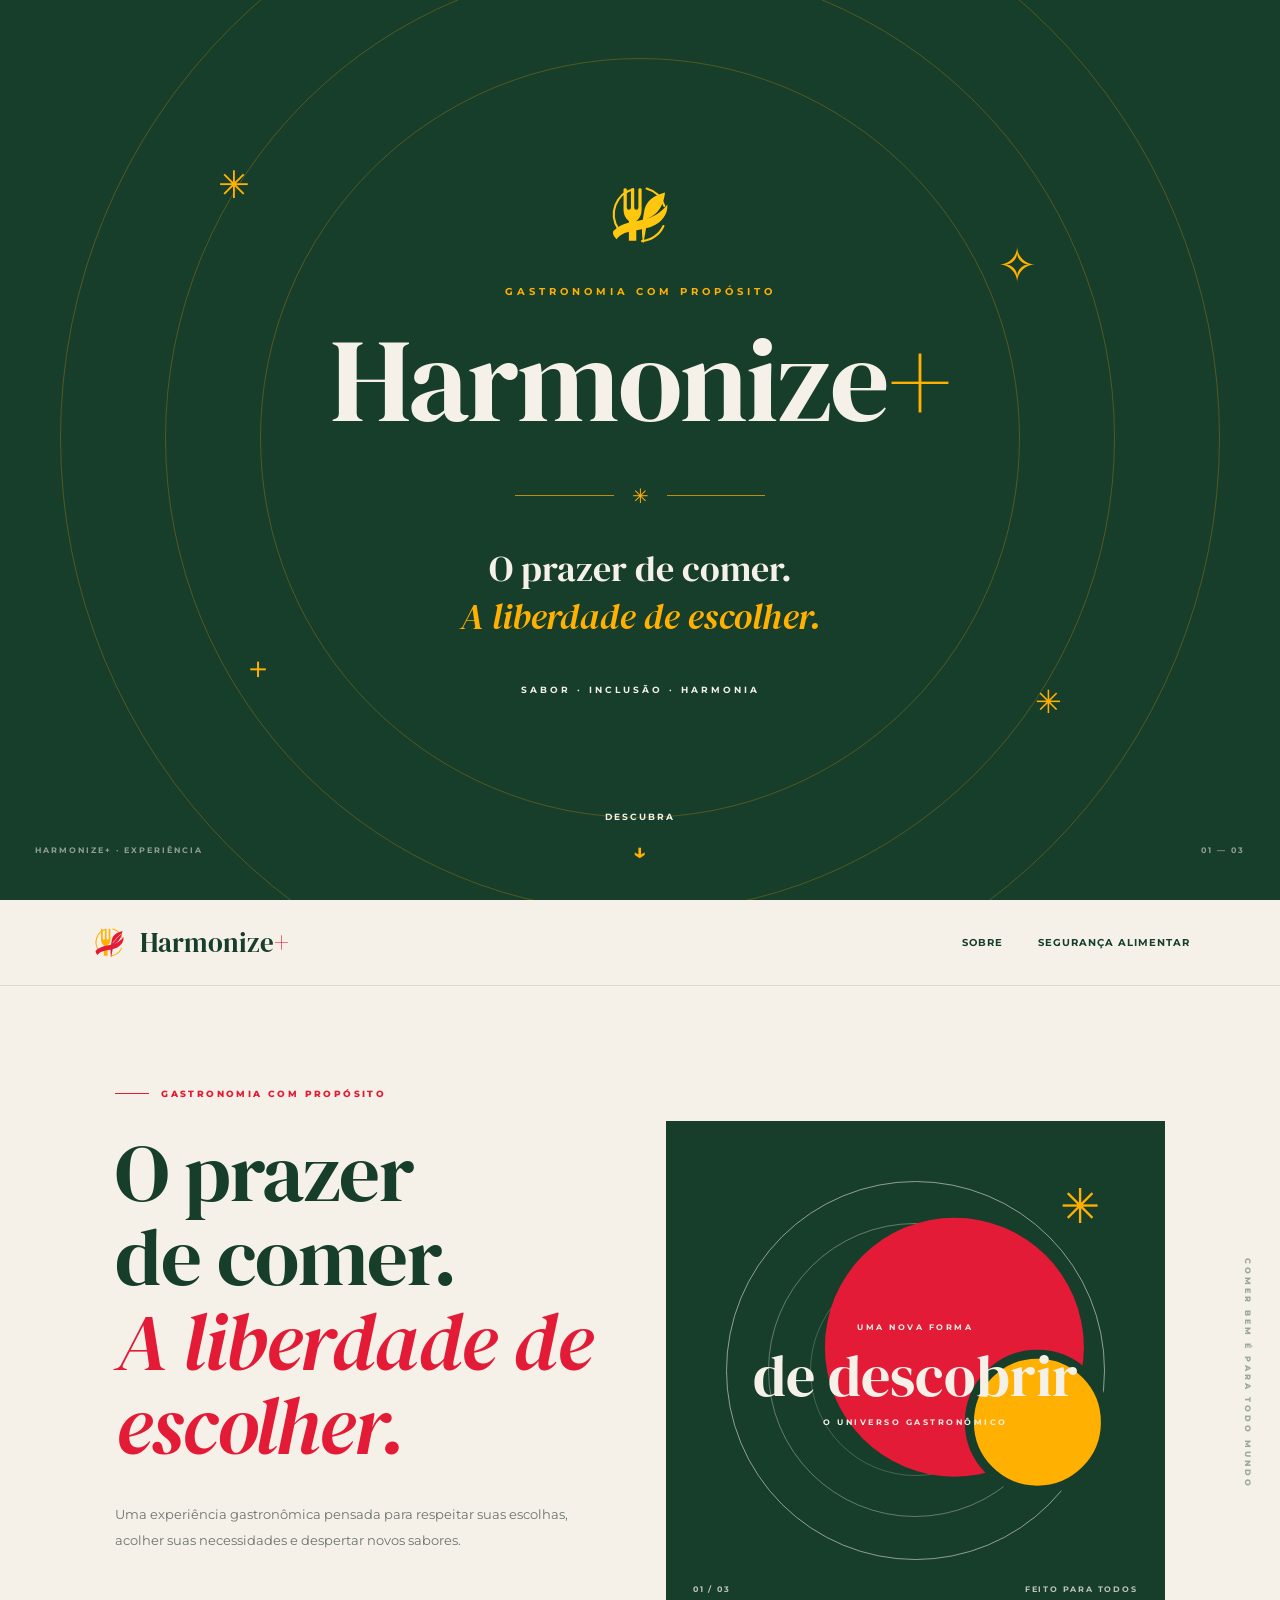
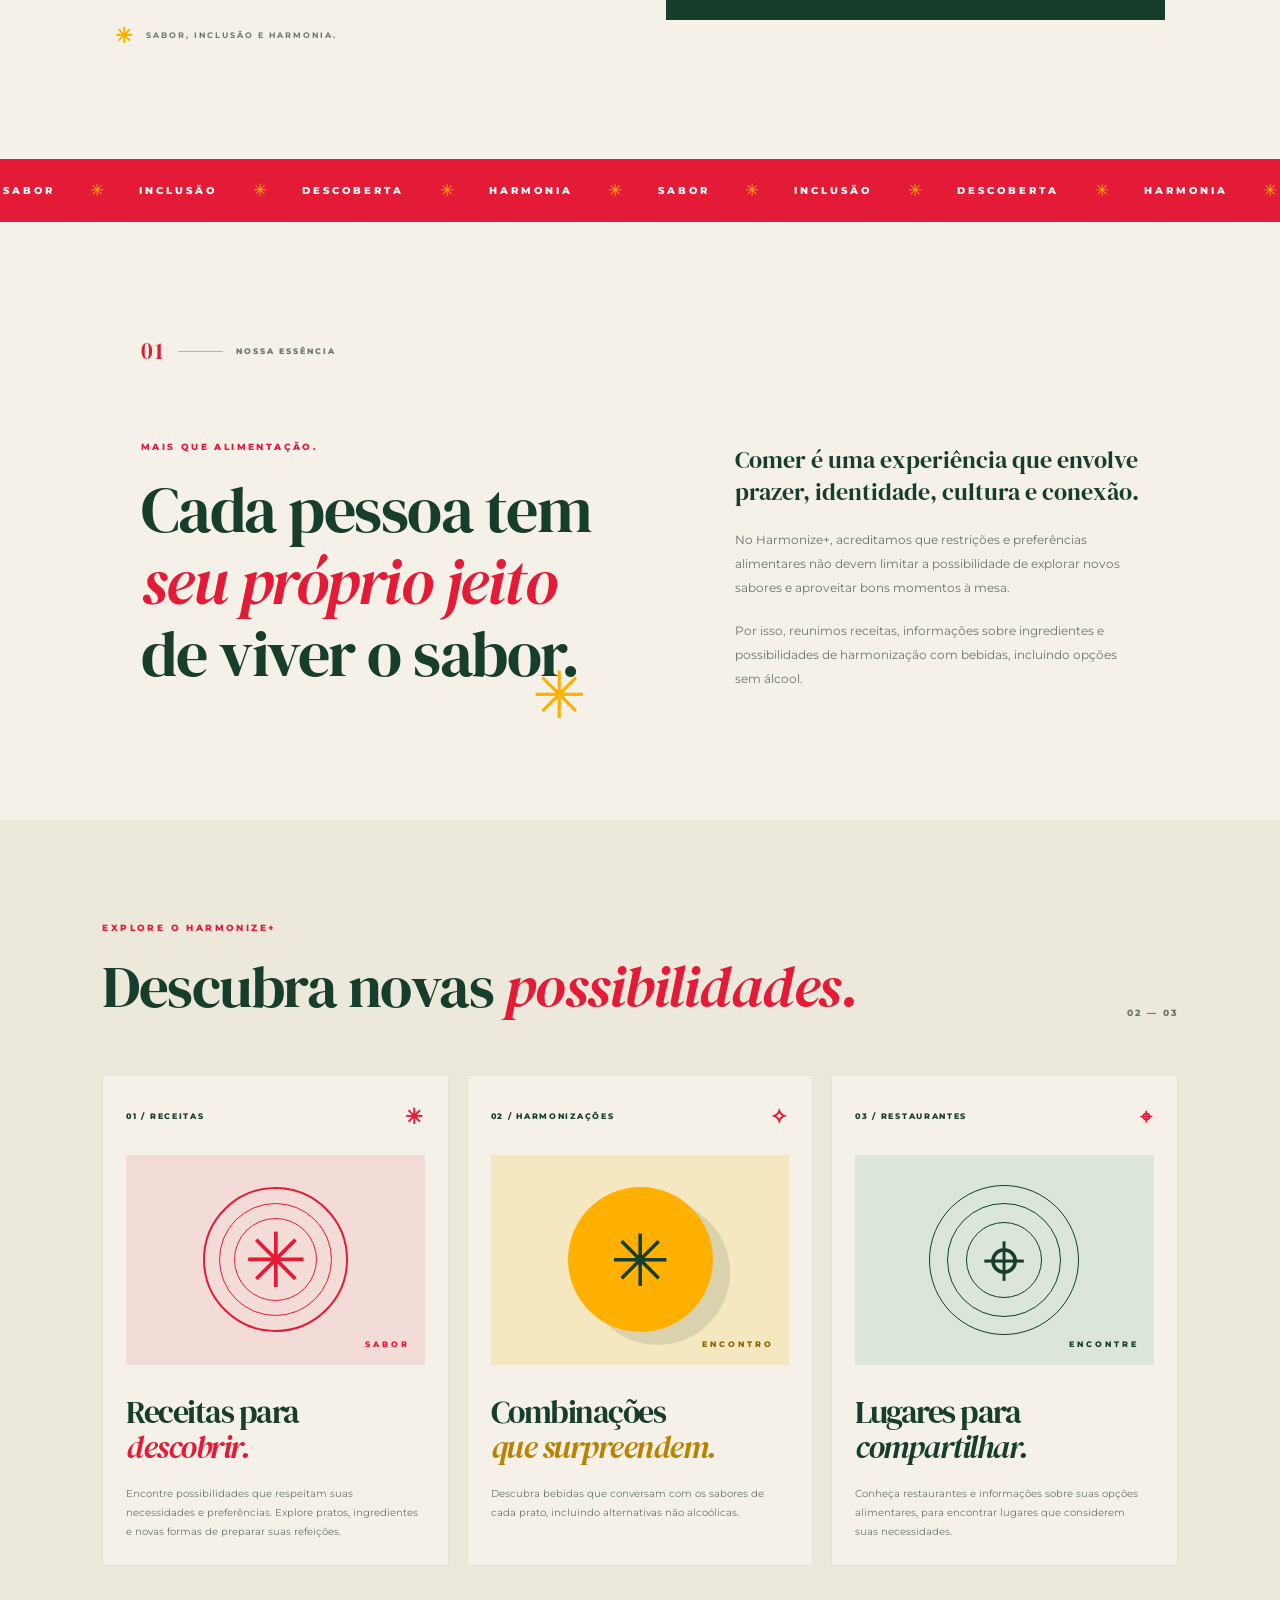
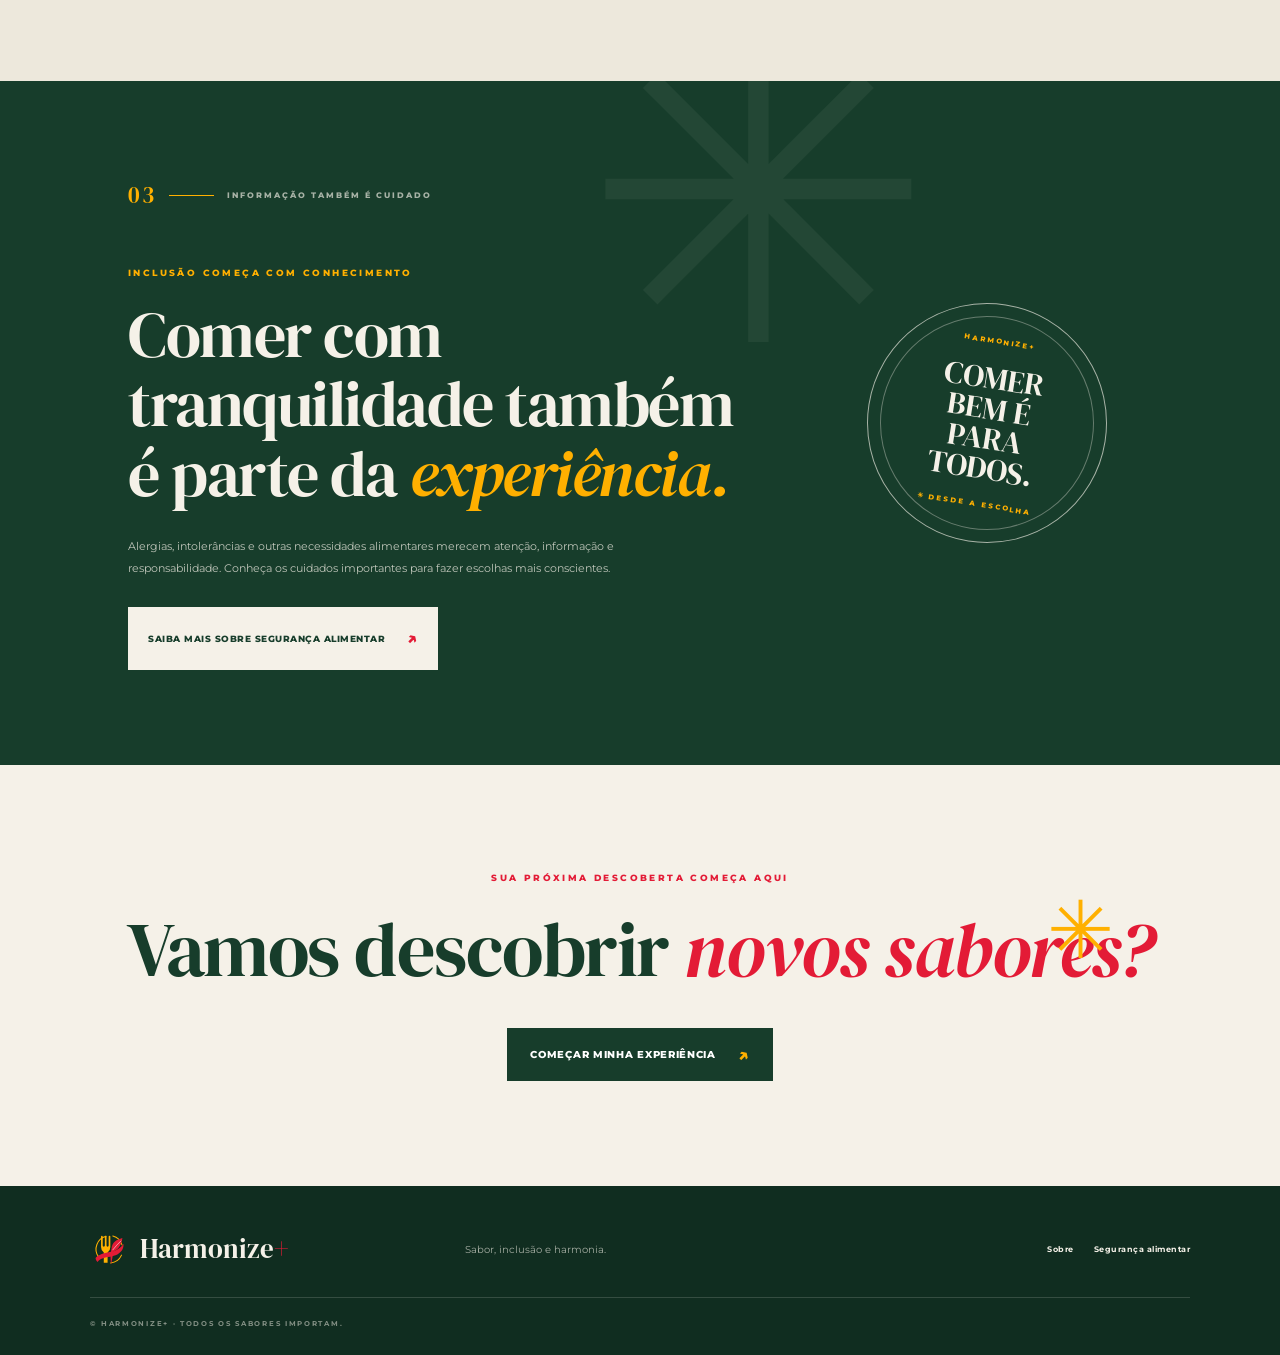
<file: index.html>
<!DOCTYPE html>
<html lang="pt-BR">
<head>
  <meta charset="UTF-8">
  <meta name="viewport" content="width=device-width, initial-scale=1.0">
  <meta name="theme-color" content="#173D2B">
  <meta name="description" content="Harmonize+: receitas, bebidas e experiências gastronômicas para diferentes necessidades alimentares.">
  <title>Harmonize+ | Comer bem é para todo mundo</title>

  <link rel="preconnect" href="https://fonts.googleapis.com">
  <link rel="preconnect" href="https://fonts.gstatic.com" crossorigin>
  <link href="https://fonts.googleapis.com/css2?family=DM+Serif+Display:ital@0;1&family=Montserrat:wght@400;500;600;700;800&display=swap" rel="stylesheet">

  <link rel="stylesheet" href="./style.css?v=31">
</head>

<body class="home-page">

  <!-- ABERTURA MARCANTE DA MARCA -->
  <section class="home-splash">

    <div class="splash-orbit splash-orbit-one"></div>
    <div class="splash-orbit splash-orbit-two"></div>
    <div class="splash-orbit splash-orbit-three"></div>

    <span class="splash-star splash-star-one">✳</span>
    <span class="splash-star splash-star-two">✧</span>
    <span class="splash-star splash-star-three">✳</span>
    <span class="splash-cross">＋</span>

    <div class="splash-content">

      <img class="splash-logo" src="./logo.svg" alt="Harmonize+">

      <span class="splash-overline">
        GASTRONOMIA COM PROPÓSITO
      </span>

      <h1>Harmonize<span>+</span></h1>

      <div class="splash-divider">
        <span></span>
        <i>✳</i>
        <span></span>
      </div>

      <p>
        O prazer de comer.<br>
        <em>A liberdade de escolher.</em>
      </p>

      <span class="splash-caption">
        SABOR · INCLUSÃO · HARMONIA
      </span>

    </div>

    <a class="splash-scroll" href="#apresentacao">
      <span>DESCUBRA</span>
      <i>↓</i>
    </a>

    <span class="splash-side-label splash-side-left">
      HARMONIZE+ · EXPERIÊNCIA
    </span>

    <span class="splash-side-label splash-side-right">
      01 — 03
    </span>

  </section>


  <!-- CABEÇALHO -->
  <header class="home-header">

    <a class="home-brand" href="./index.html" aria-label="Harmonize+ - Página inicial">
      <img src="./logo.svg" alt="">
      <span>Harmonize<span class="home-plus">+</span></span>
    </a>

    <nav class="home-nav" aria-label="Navegação principal">
      <a href="./sobre.html">Sobre</a>
      <a href="./seguranca.html">Segurança alimentar</a>
    </nav>

  </header>


  <main>

    <!-- ABERTURA ORIGINAL DA PÁGINA -->
    <section class="home-hero">

      <div class="home-hero-content">

        <div class="home-overline">
          <span class="home-overline-line"></span>
          GASTRONOMIA COM PROPÓSITO
        </div>

        <h1>
          O prazer de comer.
          <br>
          <em>A liberdade de escolher.</em>
        </h1>

        <p class="home-hero-description">
          Uma experiência gastronômica pensada para respeitar
          suas escolhas, acolher suas necessidades e despertar
          novos sabores.
        </p>

        <div class="home-hero-note">
          <span class="home-note-star">✳</span>
          SABOR, INCLUSÃO E HARMONIA.
        </div>

      </div>

      <div class="home-hero-art" aria-label="Composição visual gastronômica">

        <div class="home-art-circle"></div>
        <div class="home-art-circle-inner"></div>

        <div class="home-art-label">
          <span>UMA NOVA FORMA</span>
          <strong>de descobrir</strong>
          <span>O UNIVERSO GASTRONÔMICO</span>
        </div>

        <div class="home-art-symbol">✳</div>

        <div class="home-art-bottom">
          <span>01 / 03</span>
          <span>FEITO PARA TODOS</span>
        </div>

      </div>

      <div class="home-hero-side-text">
        COMER BEM É PARA TODO MUNDO
      </div>

    </section>


    <!-- FAIXA DE IDENTIDADE -->
    <div class="home-marquee" aria-label="Sabor, inclusão e descoberta">

      <div class="home-marquee-track">
        <span>SABOR</span><i>✳</i>
        <span>INCLUSÃO</span><i>✳</i>
        <span>DESCOBERTA</span><i>✳</i>
        <span>HARMONIA</span><i>✳</i>
        <span>SABOR</span><i>✳</i>
        <span>INCLUSÃO</span><i>✳</i>
        <span>DESCOBERTA</span><i>✳</i>
        <span>HARMONIA</span><i>✳</i>
      </div>

    </div>


    <!-- APRESENTAÇÃO -->
    <section class="home-intro" id="apresentacao">

      <div class="home-section-index">
        <span>01</span>
        <span class="home-index-line"></span>
        NOSSA ESSÊNCIA
      </div>

      <div class="home-intro-grid">

        <div class="home-intro-title">

          <span class="home-kicker">MAIS QUE ALIMENTAÇÃO.</span>

          <h2>
            Cada pessoa tem
            <em>seu próprio jeito</em>
            de viver o sabor.
          </h2>

          <div class="home-decorative-star">✳</div>

        </div>

        <div class="home-intro-copy">

          <p class="home-lead">
            Comer é uma experiência que envolve prazer,
            identidade, cultura e conexão.
          </p>

          <p>
            No Harmonize+, acreditamos que restrições e
            preferências alimentares não devem limitar a
            possibilidade de explorar novos sabores e
            aproveitar bons momentos à mesa.
          </p>

          <p>
            Por isso, reunimos receitas, informações sobre
            ingredientes e possibilidades de harmonização
            com bebidas, incluindo opções sem álcool.
          </p>

        </div>

      </div>

    </section>


    <!-- COMO FUNCIONA -->
    <section class="home-experience">

      <div class="home-experience-heading">

        <div>
          <span class="home-kicker">EXPLORE O HARMONIZE+</span>
          <h2>Descubra novas <em>possibilidades.</em></h2>
        </div>

        <span class="home-experience-number">02 — 03</span>

      </div>


      <div class="home-feature-grid">

        <!-- RECEITAS -->
        <article class="home-feature home-feature-recipe">

          <div class="home-feature-top">
            <span>01 / RECEITAS</span>
            <span class="home-feature-arrow">✳</span>
          </div>

          <div class="home-feature-illustration home-recipe-illustration">
            <span class="home-illustration-ring"></span>
            <span class="home-illustration-symbol">✳</span>
            <span class="home-illustration-word">SABOR</span>
          </div>

          <div class="home-feature-bottom">

            <h3>
              Receitas para<br>
              <em>descobrir.</em>
            </h3>

            <p>
              Encontre possibilidades que respeitam suas
              necessidades e preferências. Explore pratos,
              ingredientes e novas formas de preparar
              suas refeições.
            </p>

          </div>

        </article>


        <!-- HARMONIZAÇÕES -->
        <article class="home-feature home-feature-pairing">

          <div class="home-feature-top">
            <span>02 / HARMONIZAÇÕES</span>
            <span class="home-feature-arrow">✧</span>
          </div>

          <div class="home-feature-illustration home-pairing-illustration">
            <span class="home-pairing-circle"></span>
            <span class="home-pairing-symbol">✳</span>
            <span class="home-pairing-word">ENCONTRO</span>
          </div>

          <div class="home-feature-bottom">

            <h3>
              Combinações<br>
              <em>que surpreendem.</em>
            </h3>

            <p>
              Descubra bebidas que conversam com os sabores
              de cada prato, incluindo alternativas
              não alcoólicas.
            </p>

          </div>

        </article>


        <!-- RESTAURANTES -->
        <article class="home-feature home-feature-place">

          <div class="home-feature-top">
            <span>03 / RESTAURANTES</span>
            <span class="home-feature-arrow">⌖</span>
          </div>

          <div class="home-feature-illustration home-place-illustration">
            <span class="home-place-circle"></span>
            <span class="home-place-symbol">⌖</span>
            <span class="home-place-word">ENCONTRE</span>
          </div>

          <div class="home-feature-bottom">

            <h3>
              Lugares para<br>
              <em>compartilhar.</em>
            </h3>

            <p>
              Conheça restaurantes e informações sobre
              suas opções alimentares, para encontrar
              lugares que considerem suas necessidades.
            </p>

          </div>

        </article>

      </div>

    </section>


    <!-- INCLUSÃO -->
    <section class="home-inclusion">

      <div class="home-inclusion-decoration">✳</div>

      <div class="home-inclusion-content">

        <div class="home-section-index home-section-index-light">
          <span>03</span>
          <span class="home-index-line"></span>
          INFORMAÇÃO TAMBÉM É CUIDADO
        </div>

        <span class="home-kicker home-kicker-light">
          INCLUSÃO COMEÇA COM CONHECIMENTO
        </span>

        <h2>
          Comer com tranquilidade
          também é parte da
          <em>experiência.</em>
        </h2>

        <p>
          Alergias, intolerâncias e outras necessidades alimentares
          merecem atenção, informação e responsabilidade.
          Conheça os cuidados importantes para fazer escolhas
          mais conscientes.
        </p>

        <a href="./seguranca.html" class="home-light-button">
          Saiba mais sobre segurança alimentar <span>↗</span>
        </a>

      </div>

      <div class="home-inclusion-stamp">
        <span>HARMONIZE+</span>
        <strong>COMER<br>BEM É<br>PARA<br>TODOS.</strong>
        <span>✳ DESDE A ESCOLHA</span>
      </div>

    </section>


    <!-- CHAMADA FINAL: ÚNICO BOTÃO DE INÍCIO -->
    <section class="home-final">

      <span class="home-kicker">
        SUA PRÓXIMA DESCOBERTA COMEÇA AQUI
      </span>

      <h2>
        Vamos descobrir
        <em>novos sabores?</em>
      </h2>

      <a href="./experiencia.html" class="home-primary-button">
        Começar minha experiência <span>↗</span>
      </a>

      <div class="home-final-star">✳</div>

    </section>

  </main>


  <!-- RODAPÉ -->
  <footer class="home-footer">

    <a class="home-brand home-brand-footer" href="./index.html">
      <img src="./logo.svg" alt="">
      <span>Harmonize<span class="home-plus">+</span></span>
    </a>

    <span class="home-footer-message">
      Sabor, inclusão e harmonia.
    </span>

    <nav class="home-footer-nav" aria-label="Links do rodapé">
      <a href="./sobre.html">Sobre</a>
      <a href="./seguranca.html">Segurança alimentar</a>
    </nav>

    <span class="home-copyright">
      © HARMONIZE+ · TODOS OS SABORES IMPORTAM.
    </span>

  </footer>


  <!-- ANIMAÇÕES -->
  <script>
    const elementos = document.querySelectorAll(
      ".home-intro, .home-feature, .home-inclusion-content, .home-final"
    );

    if ("IntersectionObserver" in window) {

      const observador = new IntersectionObserver((entradas) => {

        entradas.forEach((entrada) => {

          if (entrada.isIntersecting) {
            entrada.target.classList.add("home-visible");
            observador.unobserve(entrada.target);
          }

        });

      }, { threshold: 0.12 });

      elementos.forEach(elemento => observador.observe(elemento));

    } else {

      elementos.forEach(elemento => elemento.classList.add("home-visible"));

    }
  </script>

</body>
</html>
</file>
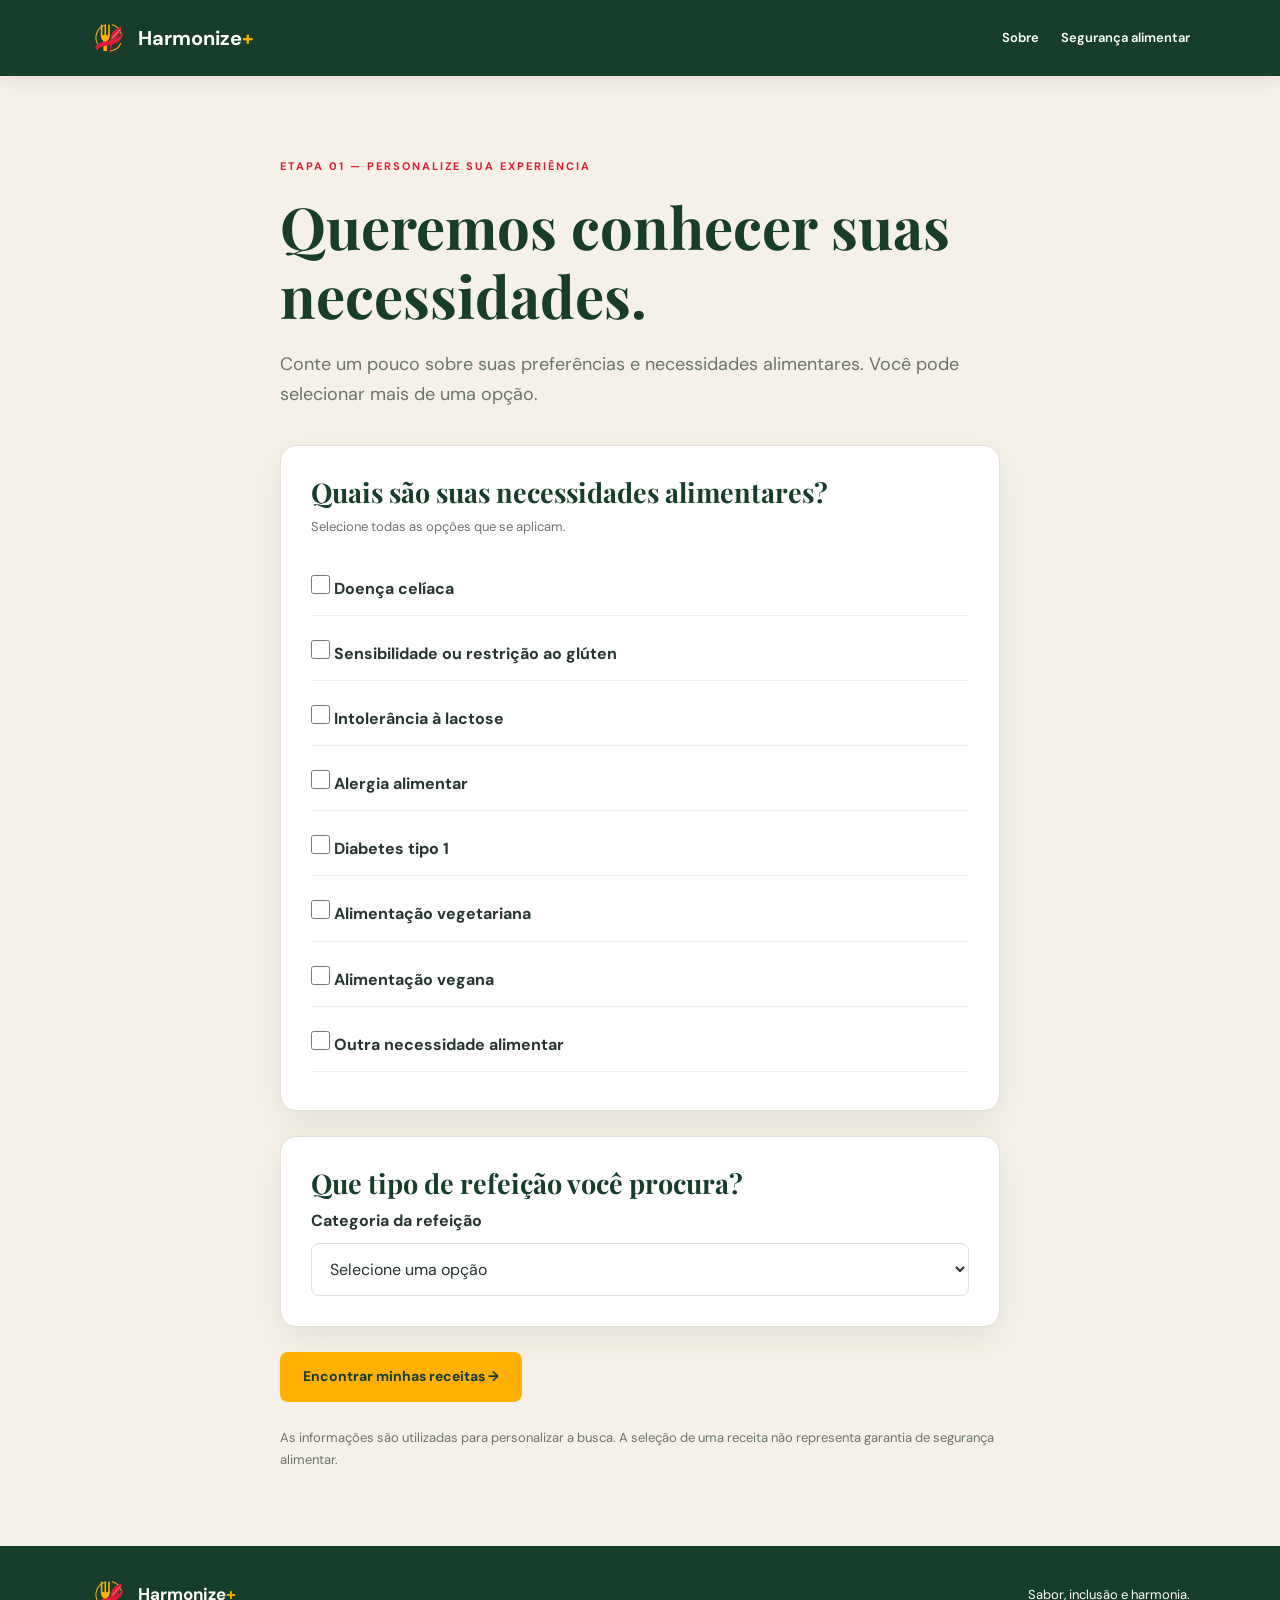
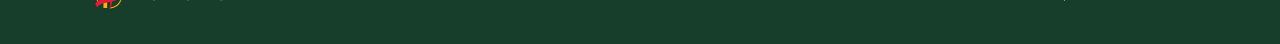
<file: experiencia.html>
<!DOCTYPE html>
<html lang="pt-BR">
<head>
  <meta charset="UTF-8">
  <meta name="viewport" content="width=device-width, initial-scale=1.0">
  <meta name="theme-color" content="#173D2B">
  <title>Sua experiência | Harmonize+</title>
  <link rel="preconnect" href="https://fonts.googleapis.com">
  <link rel="preconnect" href="https://fonts.gstatic.com" crossorigin>
  <link href="https://fonts.googleapis.com/css2?family=DM+Sans:wght@400;500;600;700&family=Playfair+Display:wght@500;600;700&display=swap" rel="stylesheet">
  <link rel="stylesheet" href="./style.css?v=20">
</head>
<body>
  <header class="site-header">
    <a class="brand" href="./index.html">
      <img src="./logo.svg" alt="">
      <span>Harmonize<span class="plus">+</span></span>
    </a>
    <nav>
      <a href="./sobre.html">Sobre</a>
      <a href="./seguranca.html">Segurança alimentar</a>
    </nav>
  </header>

  <main class="page form-page">
    <span class="eyebrow">ETAPA 01 — PERSONALIZE SUA EXPERIÊNCIA</span>
    <h1>Queremos conhecer suas necessidades.</h1>
    <p class="lead">
      Conte um pouco sobre suas preferências e necessidades alimentares.
      Você pode selecionar mais de uma opção.
    </p>

    <form id="formulario" novalidate>
      <section class="form-group">
        <h2>Quais são suas necessidades alimentares?</h2>
        <p class="helper">Selecione todas as opções que se aplicam.</p>

        <label class="option">
          <input type="checkbox" name="restricoes" value="Doença celíaca">
          <span>Doença celíaca</span>
        </label>

        <label class="option">
          <input type="checkbox" name="restricoes" value="Sensibilidade ao glúten">
          <span>Sensibilidade ou restrição ao glúten</span>
        </label>

        <label class="option">
          <input type="checkbox" name="restricoes" value="Intolerância à lactose">
          <span>Intolerância à lactose</span>
        </label>

        <label class="option">
          <input type="checkbox" name="restricoes" value="Alergia alimentar" id="checkAlergia">
          <span>Alergia alimentar</span>
        </label>

        <div class="field conditional" id="campoAlergia" hidden>
          <label for="alergia">A qual alimento ou ingrediente?</label>
          <input id="alergia" type="text" placeholder="Ex.: amendoim, leite, ovo...">
          <small>Informe todos os alimentos envolvidos, separados por vírgula.</small>
        </div>

        <label class="option">
          <input type="checkbox" name="restricoes" value="Diabetes tipo 1">
          <span>Diabetes tipo 1</span>
        </label>

        <label class="option">
          <input type="checkbox" name="restricoes" value="Vegetariana">
          <span>Alimentação vegetariana</span>
        </label>

        <label class="option">
          <input type="checkbox" name="restricoes" value="Vegana">
          <span>Alimentação vegana</span>
        </label>

        <label class="option">
          <input type="checkbox" name="restricoes" value="Outra necessidade" id="checkOutra">
          <span>Outra necessidade alimentar</span>
        </label>

        <div class="field conditional" id="campoOutra" hidden>
          <label for="outra">Conte qual é sua necessidade</label>
          <textarea id="outra" rows="3" placeholder="Descreva sua necessidade alimentar..."></textarea>
        </div>
      </section>

      
<section class="form-group">
  <h2>Que tipo de refeição você procura?</h2>
  <label for="refeicao">Categoria da refeição</label>

  <select id="refeicao" required>
    <option value="">Selecione uma opção</option>
    <option value="entrada">Entrada</option>
    <option value="principal">Prato principal</option>
    <option value="sobremesa">Sobremesa</option>
    <option value="petisco">Petisco</option>
    <option value="lanche">Lanche</option>
    <option value="bebida">Bebida</option>
    <option value="outro">Outro</option>
  </select>
</section>


      <p id="erroFormulario" class="form-error" role="alert" aria-live="polite"></p>

      <button type="submit" class="button">Encontrar minhas receitas →</button>
    </form>

    <p class="disclaimer">
      As informações são utilizadas para personalizar a busca.
      A seleção de uma receita não representa garantia de segurança alimentar.
    </p>
  </main>

  <footer>
    <a class="brand" href="./index.html">
      <img src="./logo.svg" alt="">
      <span>Harmonize<span class="plus">+</span></span>
    </a>
    <span>Sabor, inclusão e harmonia.</span>
  </footer>

  <script>
    const formulario = document.getElementById("formulario");
    const checkAlergia = document.getElementById("checkAlergia");
    const checkOutra = document.getElementById("checkOutra");
    const campoAlergia = document.getElementById("campoAlergia");
    const campoOutra = document.getElementById("campoOutra");
    const erro = document.getElementById("erroFormulario");

    checkAlergia.addEventListener("change", () => {
      campoAlergia.hidden = !checkAlergia.checked;
    });

    checkOutra.addEventListener("change", () => {
      campoOutra.hidden = !checkOutra.checked;
    });

    formulario.addEventListener("submit", (event) => {
      event.preventDefault();
      erro.textContent = "";

      const restricoes = Array.from(
        document.querySelectorAll('input[name="restricoes"]:checked')
      ).map(item => item.value);

      const alergia = document.getElementById("alergia").value.trim();
      const outra = document.getElementById("outra").value.trim();
      const refeicao = document.getElementById("refeicao").value;

      if (!refeicao) {
        erro.textContent = "Selecione o tipo de refeição que deseja encontrar.";
        document.getElementById("refeicao").focus();
        return;
      }

      if (checkAlergia.checked && !alergia) {
        erro.textContent = "Informe qual alimento ou ingrediente causa sua alergia.";
        document.getElementById("alergia").focus();
        return;
      }

      if (checkOutra.checked && !outra) {
        erro.textContent = "Descreva sua outra necessidade alimentar.";
        document.getElementById("outra").focus();
        return;
      }

      const dados = {
        restricoes,
        alergia,
        outra,
        refeicao
      };

      const parametros = new URLSearchParams({
        dados: JSON.stringify(dados)
      });

      window.location.href = "./resultado.html?" + parametros.toString();
    });
  </script>
</body>
</html>
</file>
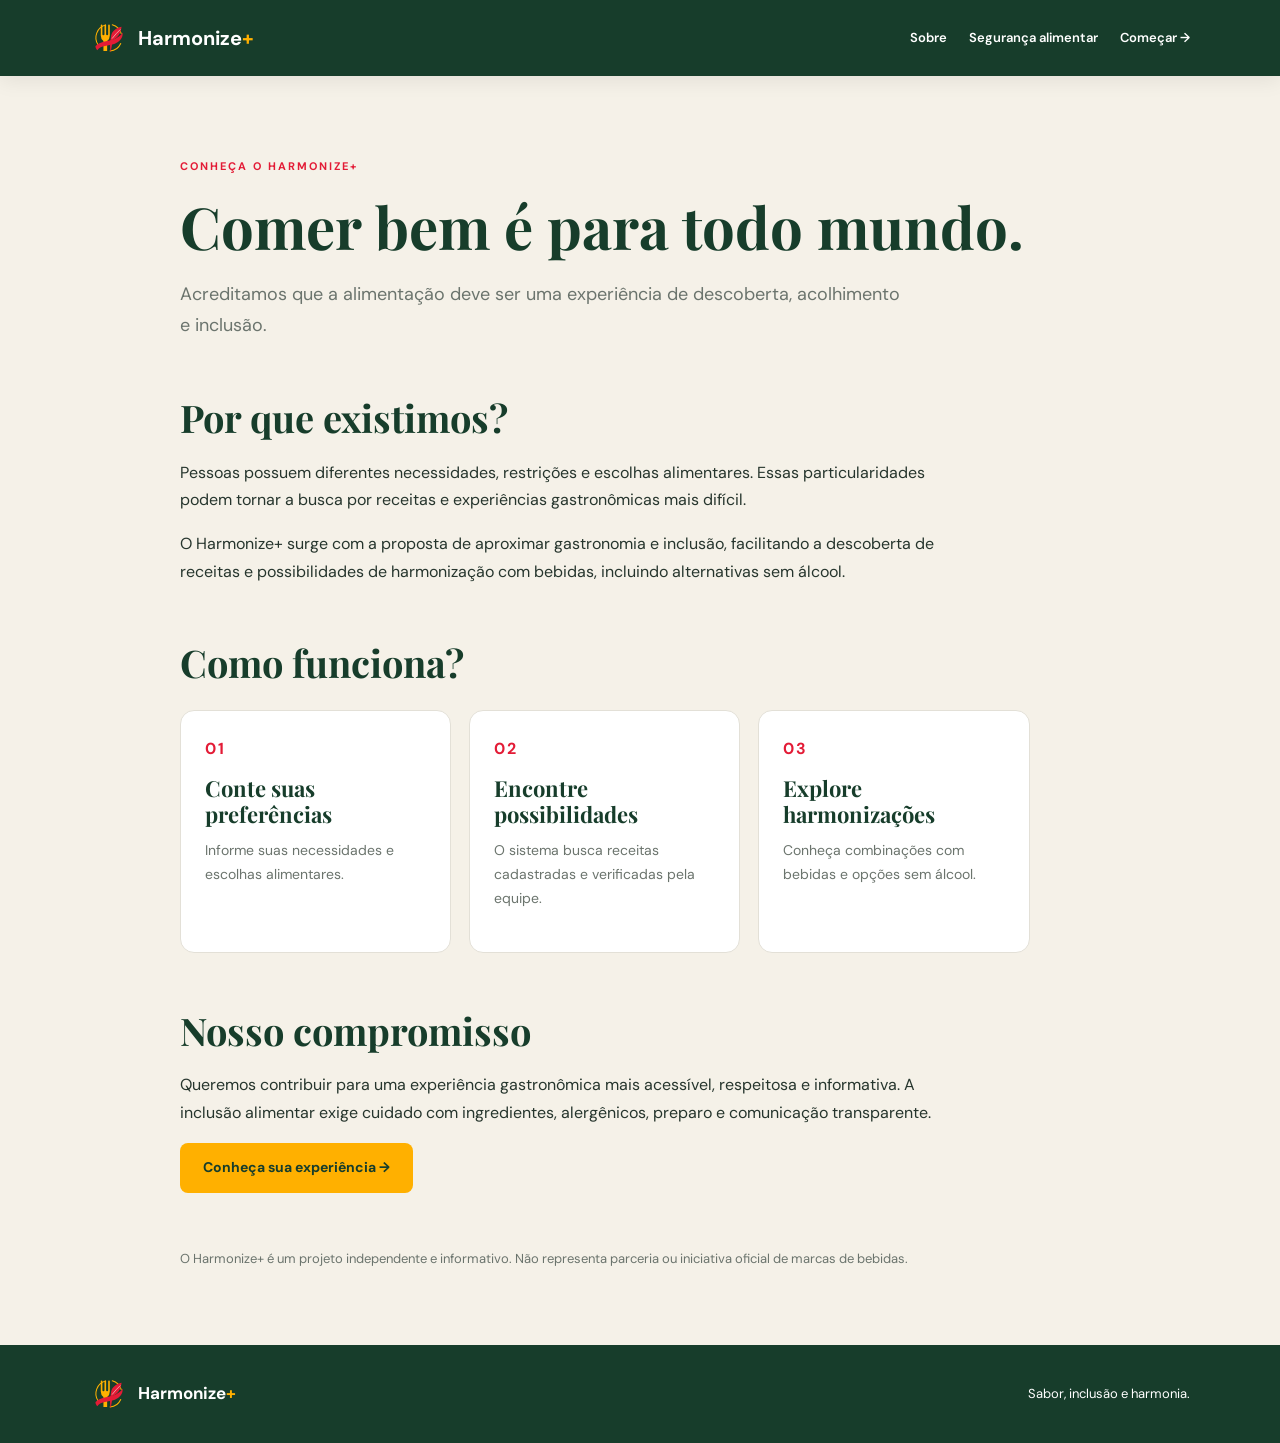
<file: sobre.html>
<!DOCTYPE html>
<html lang="pt-BR">
<head>
  <meta charset="UTF-8">
  <meta name="viewport" content="width=device-width, initial-scale=1.0">
  <meta name="theme-color" content="#173D2B">
  <title>Sobre o projeto | Harmonize+</title>
  <link rel="preconnect" href="https://fonts.googleapis.com">
  <link href="https://fonts.googleapis.com/css2?family=DM+Sans:wght@400;500;600;700&family=Playfair+Display:wght@500;600;700&display=swap" rel="stylesheet">
  <link rel="stylesheet" href="./style.css?v=20">
</head>
<body>
  <header class="site-header">
    <a class="brand" href="./index.html">
      <img src="./logo.svg" alt="">
      <span>Harmonize<span class="plus">+</span></span>
    </a>
    <nav>
      <a href="./sobre.html" aria-current="page">Sobre</a>
      <a href="./seguranca.html">Segurança alimentar</a>
      <a href="./experiencia.html">Começar →</a>
    </nav>
  </header>

  <main class="page">
    <span class="eyebrow">CONHEÇA O HARMONIZE+</span>
    <h1>Comer bem é para todo mundo.</h1>

    <p class="lead">
      Acreditamos que a alimentação deve ser uma experiência de descoberta,
      acolhimento e inclusão.
    </p>

    <section class="content-section">
      <h2>Por que existimos?</h2>
      <p>
        Pessoas possuem diferentes necessidades, restrições e escolhas
        alimentares. Essas particularidades podem tornar a busca por receitas
        e experiências gastronômicas mais difícil.
      </p>
      <p>
        O Harmonize+ surge com a proposta de aproximar gastronomia e inclusão,
        facilitando a descoberta de receitas e possibilidades de harmonização
        com bebidas, incluindo alternativas sem álcool.
      </p>
    </section>

    <section class="content-section">
      <h2>Como funciona?</h2>
      <div class="steps">
        <article class="step-card">
          <span>01</span>
          <h3>Conte suas preferências</h3>
          <p>Informe suas necessidades e escolhas alimentares.</p>
        </article>
        <article class="step-card">
          <span>02</span>
          <h3>Encontre possibilidades</h3>
          <p>O sistema busca receitas cadastradas e verificadas pela equipe.</p>
        </article>
        <article class="step-card">
          <span>03</span>
          <h3>Explore harmonizações</h3>
          <p>Conheça combinações com bebidas e opções sem álcool.</p>
        </article>
      </div>
    </section>

    <section class="content-section">
      <h2>Nosso compromisso</h2>
      <p>
        Queremos contribuir para uma experiência gastronômica mais acessível,
        respeitosa e informativa. A inclusão alimentar exige cuidado com
        ingredientes, alergênicos, preparo e comunicação transparente.
      </p>
      <a class="button" href="./experiencia.html">Conheça sua experiência →</a>
    </section>

    <p class="disclaimer">
      O Harmonize+ é um projeto independente e informativo. Não representa
      parceria ou iniciativa oficial de marcas de bebidas.
    </p>
  </main>

  <footer>
    <a class="brand" href="./index.html">
      <img src="./logo.svg" alt="">
      <span>Harmonize<span class="plus">+</span></span>
    </a>
    <span>Sabor, inclusão e harmonia.</span>
  </footer>
</body>
</html>
</file>
<file: style.css>
:root {
  --verde: #173D2B;
  --vermelho: #E31B36;
  --creme: #F5F1E8;
  --dourado: #FFB000;
  --texto: #26352D;
  --branco: #FFFFFF;
  --cinza: #6B746D;
  --borda: #E3E0D7;
  --sombra: 0 12px 35px rgba(23, 61, 43, .08);
}

* {
  box-sizing: border-box;
  margin: 0;
  padding: 0;
}

html {
  scroll-behavior: smooth;
  scroll-padding-top: 90px;
}

body {
  font-family: "DM Sans", sans-serif;
  color: var(--texto);
  background: var(--creme);
  line-height: 1.7;
  overflow-x: clip;
}

h1, h2, h3 {
  font-family: "Playfair Display", serif;
  line-height: 1.2;
  color: var(--verde);
}

a {
  color: inherit;
}

button, input, textarea, select {
  font: inherit;
}

a:focus-visible,
button:focus-visible,
input:focus-visible,
textarea:focus-visible,
select:focus-visible,
summary:focus-visible {
  outline: 3px solid var(--dourado);
  outline-offset: 3px;
}

[hidden] {
  display: none !important;
}

/* CABEÇALHO */

.site-header {
  position: sticky;
  top: 0;
  z-index: 20;
  min-height: 76px;
  padding: 14px 7%;
  background: var(--verde);
  color: var(--branco);
  display: flex;
  align-items: center;
  justify-content: space-between;
  gap: 20px;
  box-shadow: 0 4px 20px rgba(0,0,0,.08);
}

.brand {
  display: inline-flex;
  align-items: center;
  gap: 10px;
  text-decoration: none;
  font-weight: 700;
  font-size: 20px;
  color: var(--branco);
  white-space: nowrap;
}

.brand img {
  width: 38px;
  height: 38px;
  object-fit: contain;
}

.plus {
  color: var(--dourado);
}

.site-header nav {
  display: flex;
  flex-wrap: wrap;
  gap: 22px;
  align-items: center;
}

.site-header nav a,
.site-header > a:not(.brand) {
  text-decoration: none;
  font-size: 13px;
  font-weight: 600;
  color: var(--branco);
  transition: opacity .2s ease;
}

.site-header nav a:hover,
.site-header > a:not(.brand):hover {
  opacity: .75;
}

/* CAPA */

.hero {
  min-height: 100svh;
  display: grid;
  place-items: center;
  text-align: center;
  padding: 50px 7%;
  background: var(--verde);
  color: var(--branco);
}

.hero-inner {
  max-width: 850px;
  display: flex;
  align-items: center;
  flex-direction: column;
}

.hero-logo {
  width: 100px;
  height: 100px;
  object-fit: contain;
  margin-bottom: 12px;
}

.hero h1 {
  color: var(--branco);
  font-family: "DM Sans", sans-serif;
  font-size: clamp(48px, 9vw, 86px);
  letter-spacing: -4px;
}

.hero h1 span {
  color: var(--dourado);
}

.tagline {
  color: var(--dourado);
  font-size: 12px;
  font-weight: 700;
  letter-spacing: 3px;
  margin: 8px 0 38px;
}

.hero h2 {
  color: var(--branco);
  font-size: clamp(32px, 5vw, 54px);
  max-width: 680px;
}

.scroll {
  display: inline-block;
  margin-top: 42px;
  color: var(--branco);
  text-decoration: none;
  border-bottom: 1px solid var(--dourado);
  padding-bottom: 7px;
}

/* CONTEÚDO */

.page {
  width: min(1100px, 100%);
  margin: 0 auto;
  padding: 75px 7%;
}

.page-heading {
  margin-bottom: 35px;
}

.eyebrow {
  display: inline-block;
  color: var(--vermelho);
  font-size: 11px;
  font-weight: 700;
  letter-spacing: 2px;
  margin-bottom: 16px;
}

.page h1 {
  font-size: clamp(38px, 6vw, 58px);
  margin-bottom: 18px;
}

.lead {
  max-width: 720px;
  color: var(--cinza);
  font-size: 18px;
  margin-bottom: 28px;
}

.content-section {
  margin: 55px 0;
  max-width: 850px;
}

.content-section h2 {
  font-size: clamp(28px, 4vw, 38px);
  margin-bottom: 18px;
}

.content-section p {
  margin: 0 0 17px;
  max-width: 760px;
}

.intro {
  padding-top: 75px;
  padding-bottom: 75px;
}

.intro h2 {
  font-size: clamp(38px, 6vw, 60px);
  max-width: 760px;
}

.intro p {
  max-width: 700px;
}

/* BOTÕES */

.button,
button.button {
  display: inline-flex;
  justify-content: center;
  align-items: center;
  min-height: 50px;
  padding: 13px 23px;
  border: 0;
  border-radius: 8px;
  background: var(--dourado);
  color: var(--verde);
  font-size: 14px;
  font-weight: 700;
  text-decoration: none;
  cursor: pointer;
  transition: transform .2s ease, background .2s ease;
}

.button:hover,
button.button:hover {
  transform: translateY(-2px);
  background: #FFD05A;
}

.text-link {
  display: inline-block;
  color: var(--verde);
  font-weight: 700;
  text-decoration-color: var(--vermelho);
  text-underline-offset: 5px;
}

/* FORMULÁRIO */

.form-page {
  max-width: 900px;
}

.form-page form {
  margin-top: 35px;
}

.form-group {
  padding: 30px;
  margin-bottom: 25px;
  background: var(--branco);
  border: 1px solid var(--borda);
  border-radius: 16px;
  box-shadow: var(--sombra);
}

.form-group h2 {
  font-size: 27px;
  margin-bottom: 8px;
}

.helper,
.field small {
  display: block;
  color: var(--cinza);
  font-size: 13px;
  margin-bottom: 20px;
}

.option {
  display: flex;
  align-items: flex-start;
  gap: 12px;
  padding: 13px 0;
  border-bottom: 1px solid #F0EEE8;
  cursor: pointer;
}

.option input {
  width: 19px;
  height: 19px;
  margin-top: 3px;
  accent-color: var(--verde);
  flex-shrink: 0;
}

.field {
  margin: 18px 0 22px;
}

.field label,
.form-group > label {
  display: block;
  font-weight: 700;
  margin-bottom: 8px;
}

.field input,
.field textarea,
.form-group select {
  width: 100%;
  padding: 14px;
  border: 1px solid var(--borda);
  border-radius: 8px;
  background: var(--branco);
  color: var(--texto);
}

.field textarea {
  resize: vertical;
}

.form-error {
  color: #B42332;
  font-weight: 600;
  margin: 15px 0;
}

.disclaimer {
  max-width: 760px;
  margin-top: 25px;
  color: var(--cinza);
  font-size: 13px;
}

/* RESULTADOS */

.recipes {
  display: grid;
  grid-template-columns: repeat(auto-fit, minmax(250px, 1fr));
  gap: 25px;
  margin: 35px 0;
}

.recipe-card {
  overflow: hidden;
  background: var(--branco);
  border: 1px solid var(--borda);
  border-radius: 16px;
  box-shadow: var(--sombra);
  transition: transform .25s ease, box-shadow .25s ease;
}

.recipe-card:hover {
  transform: translateY(-4px);
  box-shadow: 0 16px 35px rgba(23,61,43,.13);
}

.recipe-card-image {
  display: block;
  width: 100%;
  height: 210px;
  object-fit: cover;
  background: #E9E5DA;
}

.recipe-card-content {
  padding: 24px;
}

.recipe-category {
  display: inline-block;
  color: var(--vermelho);
  font-size: 11px;
  font-weight: 700;
  letter-spacing: 1px;
  text-transform: uppercase;
  margin-bottom: 10px;
}

.recipe-card h2 {
  font-size: 26px;
  margin-bottom: 10px;
}

.recipe-description {
  color: var(--cinza);
  font-size: 14px;
}

.recipe-meta {
  color: var(--verde);
  font-size: 12px;
  font-weight: 700;
  margin: 15px 0;
}

.recipe-details {
  margin-top: 18px;
  border-top: 1px solid var(--borda);
  padding-top: 15px;
}

.recipe-details summary {
  color: var(--verde);
  font-weight: 700;
  cursor: pointer;
}

.recipe-full-details {
  padding-top: 20px;
  font-size: 14px;
}

.recipe-full-details h3 {
  font-size: 20px;
  margin: 18px 0 8px;
}

.recipe-full-details ul,
.recipe-full-details ol {
  padding-left: 22px;
}

.recipe-full-details li {
  margin-bottom: 8px;
}

/* AVISOS E ETAPAS */

.notice {
  padding: 28px;
  margin: 30px 0;
  border: 1px solid var(--borda);
  border-left: 5px solid var(--dourado);
  border-radius: 12px;
  background: var(--branco);
}

.notice h2 {
  font-size: 25px;
  margin-bottom: 12px;
}

.notice p {
  margin-bottom: 12px;
}

.steps {
  display: grid;
  grid-template-columns: repeat(auto-fit, minmax(190px, 1fr));
  gap: 18px;
  margin-top: 25px;
}

.step-card {
  padding: 24px;
  background: var(--branco);
  border: 1px solid var(--borda);
  border-radius: 14px;
}

.step-card span {
  color: var(--vermelho);
  font-weight: 700;
  letter-spacing: 2px;
}

.step-card h3 {
  font-size: 22px;
  margin: 12px 0;
}

.step-card p {
  font-size: 14px;
  color: var(--cinza);
}

/* RODAPÉ */

footer {
  display: flex;
  justify-content: space-between;
  align-items: center;
  gap: 20px;
  padding: 30px 7%;
  background: var(--verde);
  color: var(--branco);
  font-size: 13px;
}

footer .brand {
  font-size: 17px;
}

/* ANIMAÇÕES */

.reveal {
  opacity: 0;
  transform: translateY(22px);
  transition: opacity .7s ease, transform .7s ease;
}

.reveal.visible {
  opacity: 1;
  transform: translateY(0);
}

@media (prefers-reduced-motion: reduce) {
  html {
    scroll-behavior: auto;
  }

  *, *::before, *::after {
    animation-duration: .01ms !important;
    transition-duration: .01ms !important;
  }

  .reveal {
    opacity: 1;
    transform: none;
  }
}

/* CELULARES */

@media (max-width: 700px) {
  .site-header {
    align-items: flex-start;
    flex-direction: column;
    padding: 15px 6%;
    gap: 12px;
  }

  .site-header nav {
    gap: 14px;
  }

  .site-header nav a {
    font-size: 12px;
  }

  .page {
    padding: 48px 6%;
  }

  .form-group {
    padding: 22px 18px;
  }

  .hero {
    min-height: 90svh;
  }

  .hero h1 {
    letter-spacing: -2px;
  }

  footer {
    align-items: flex-start;
    flex-direction: column;
    padding: 25px 6%;
  }
}

/* =====================================================
   HARMONIZE+ — NOVO VISUAL DA HARMONIZAÇÃO
   ===================================================== */

/* Cada resultado reúne dois cartões conectados:
   o cartão da receita e o cartão da harmonização. */

.result-item {
  min-width: 0;
  display: flex;
  flex-direction: column;
  align-self: start;
  animation: pairingEntrance .65s ease both;
}

.result-item .recipe-card {
  width: 100%;
  border-radius: 16px 16px 0 0;
  border-bottom: 0;
  transform: none;
}

.result-item .recipe-card:hover {
  transform: none;
  box-shadow: var(--sombra);
}

.result-item .automatic-pairing {
  width: 100%;
  border-radius: 0 0 16px 16px;
}

@keyframes pairingEntrance {
  from {
    opacity: 0;
    transform: translateY(16px);
  }

  to {
    opacity: 1;
    transform: translateY(0);
  }
}

/* CARTÃO PRINCIPAL DA HARMONIZAÇÃO */

.automatic-pairing {
  position: relative;
  overflow: hidden;
  padding: 25px;
  background:
    linear-gradient(
      145deg,
      #FFFFFF 0%,
      #F8F7F1 100%
    );
  border: 1px solid var(--borda);
  border-top: 1px solid #E9E2D0;
  box-shadow: 0 12px 30px rgba(23, 61, 43, .09);
}

.automatic-pairing::before {
  content: "";
  position: absolute;
  top: 0;
  left: 0;
  width: 5px;
  height: 100%;
  background: var(--dourado);
}

.pairing-heading {
  margin-bottom: 18px;
}

.pairing-eyebrow {
  display: inline-block;
  margin-bottom: 7px;
  color: var(--vermelho);
  font-size: 10px;
  font-weight: 700;
  letter-spacing: 1.8px;
}

.pairing-heading h3 {
  margin-bottom: 7px;
  font-size: 27px;
}

.pairing-intro {
  color: var(--cinza);
  font-size: 13px;
  line-height: 1.6;
}

.pairing-profile {
  display: inline-block;
  padding: 7px 11px;
  margin: 0 0 18px;
  border-radius: 7px;
  background: #F1EEE5;
  color: var(--verde);
  font-size: 11px;
  font-weight: 600;
}

/* OPÇÕES DE BEBIDA */

.pairing-option {
  min-width: 0;
  padding: 17px;
  margin-top: 13px;
  border: 1px solid var(--borda);
  border-radius: 12px;
  background: var(--branco);
}

.pairing-option-featured {
  padding: 19px;
  border-color: rgba(23, 61, 43, .25);
  box-shadow: 0 7px 20px rgba(23, 61, 43, .07);
}

.pairing-option-title {
  margin-bottom: 13px;
  color: var(--verde);
  font-family: "DM Sans", sans-serif;
  font-size: 13px;
  font-weight: 700;
}

/* IMAGEM E IDENTIFICAÇÃO DO PRODUTO */

.pairing-product {
  display: flex;
  align-items: center;
  gap: 17px;
  min-width: 0;
  margin-bottom: 15px;
}

.pairing-product-image {
  display: block;
  flex: 0 0 104px;
  width: 104px;
  height: 125px;
  object-fit: contain;
  padding: 7px;
  border-radius: 10px;
  background: #F7F5EF;
}

.pairing-product-info {
  min-width: 0;
}

.pairing-beverage-name {
  color: var(--verde);
  font-family: "Playfair Display", serif;
  font-size: 22px;
  font-weight: 700;
  line-height: 1.2;
  overflow-wrap: anywhere;
}

.pairing-brand {
  margin-top: 5px;
  color: var(--vermelho);
  font-size: 12px;
  font-weight: 700;
}

.pairing-style {
  margin-top: 5px;
  color: var(--cinza);
  font-size: 12px;
}

/* CARACTERÍSTICAS DA BEBIDA */

.pairing-details {
  display: grid;
  grid-template-columns: repeat(2, minmax(0, 1fr));
  gap: 7px 12px;
  padding: 13px 0;
  border-top: 1px solid #F0EEE8;
  border-bottom: 1px solid #F0EEE8;
}

.pairing-detail {
  display: flex;
  align-items: flex-start;
  gap: 7px;
  min-width: 0;
  color: var(--cinza);
  font-size: 11px;
  line-height: 1.5;
  overflow-wrap: anywhere;
}

.pairing-detail-icon {
  flex: 0 0 auto;
  color: var(--vermelho);
  font-size: 14px;
  line-height: 1.3;
}

/* JUSTIFICATIVA DA HARMONIZAÇÃO */

.pairing-reason {
  padding: 12px 13px;
  margin-top: 13px;
  border-left: 3px solid var(--dourado);
  border-radius: 0 8px 8px 0;
  background: #FAF7EF;
  color: var(--texto);
  font-size: 12px;
  line-height: 1.65;
}

.pairing-neutral .pairing-reason {
  background: #F3F5F1;
  border-left-color: var(--verde);
}

.pairing-unavailable {
  color: var(--cinza);
  font-size: 12px;
  line-height: 1.6;
}

.pairing-alcohol-content {
  margin-top: 10px;
  color: var(--cinza);
  font-size: 11px;
  font-weight: 600;
}

.pairing-age-notice {
  margin-top: 10px;
  color: #8C4A20;
  font-size: 11px;
  line-height: 1.5;
}

.pairing-source {
  display: inline-block;
  margin-top: 12px;
  color: var(--verde);
  font-size: 11px;
  font-weight: 700;
  text-decoration-color: var(--dourado);
  text-underline-offset: 4px;
}

/* FOCO E TOQUE */

html,
body,
a,
button,
input,
textarea,
select,
summary {
  -webkit-tap-highlight-color: transparent;
}

a:focus-visible,
button:focus-visible,
input:focus-visible,
textarea:focus-visible,
select:focus-visible,
summary:focus-visible {
  outline: 2px solid var(--dourado);
  outline-offset: 3px;
  border-radius: 5px;
}

/* RESPONSIVIDADE DA HARMONIZAÇÃO */

@media (max-width: 700px) {
  .automatic-pairing {
    padding: 21px 17px;
  }

  .pairing-heading h3 {
    font-size: 24px;
  }

  .pairing-option {
    padding: 15px;
  }

  .pairing-option-featured {
    padding: 16px;
  }

  .pairing-product {
    gap: 13px;
  }

  .pairing-product-image {
    flex-basis: 88px;
    width: 88px;
    height: 110px;
  }

  .pairing-beverage-name {
    font-size: 19px;
  }

  .pairing-details {
    grid-template-columns: 1fr;
  }
}

@media (max-width: 360px) {
  .pairing-product {
    align-items: flex-start;
    flex-direction: column;
  }

  .pairing-product-image {
    width: 100%;
    height: 135px;
  }
}

/* ACESSIBILIDADE: REDUÇÃO DE MOVIMENTO */

@media (prefers-reduced-motion: reduce) {
  .result-item {
    animation: none;
  }
}


/* =====================================================
   HARMONIZE+ — IDENTIDADE EDITORIAL DOS RESULTADOS
   ===================================================== */

:root {
  --fonte-titulo: "DM Serif Display", serif;
  --fonte-texto: "Montserrat", sans-serif;
}

/* TIPOGRAFIA */

body.results-page {
  font-family: var(--fonte-texto);
  background:
    radial-gradient(circle at 8% 12%, rgba(255,176,0,.09), transparent 19rem),
    var(--creme);
  color: var(--texto);
}

.results-page h1,
.results-page h2,
.results-page h3,
.results-page h4 {
  font-family: var(--fonte-titulo);
  font-weight: 400;
  letter-spacing: -.4px;
}

.results-page p,
.results-page a,
.results-page span,
.results-page button {
  font-family: var(--fonte-texto);
}

/* CABEÇALHO */

.results-page .site-header {
  border-bottom: 3px solid var(--dourado);
  padding-left: 7%;
  padding-right: 7%;
}

.results-page .brand {
  font-family: var(--fonte-titulo);
  font-size: 25px;
  letter-spacing: .3px;
}

/* ABERTURA EDITORIAL */

.results-main {
  position: relative;
  width: min(1200px, 100%);
  padding-top: 65px;
  padding-bottom: 90px;
}

.results-intro {
  position: relative;
  max-width: 900px;
  margin: 0 auto 65px;
  padding: 55px 35px 40px;
  text-align: center;
  border-bottom: 1px solid var(--borda);
}

.results-intro .eyebrow {
  color: var(--vermelho);
  font-size: 10px;
  letter-spacing: 3px;
  font-weight: 800;
}

.editorial-number {
  margin: 22px 0 12px;
  color: var(--verde);
  font-size: 10px;
  font-weight: 800;
  letter-spacing: 3px;
}

.results-intro h1 {
  color: var(--verde);
  font-size: clamp(52px, 9vw, 88px);
  line-height: .98;
  margin: 12px 0 25px;
}

.results-intro h1 em {
  color: var(--vermelho);
  font-weight: 400;
}

.results-intro .lead {
  margin: 0 auto 12px;
  font-size: 14px;
  max-width: 620px;
}

.restriction-summary {
  color: var(--cinza);
  font-size: 11px;
  max-width: 650px;
  margin: 10px auto;
}

.intro-ornament {
  display: flex;
  align-items: center;
  justify-content: center;
  gap: 15px;
  margin-top: 30px;
  color: var(--dourado);
  font-size: 25px;
}

.intro-ornament span:first-child,
.intro-ornament span:last-child {
  width: 65px;
  height: 1px;
  background: var(--dourado);
}

.editorial-decoration {
  position: absolute;
  color: var(--vermelho);
  font-size: 65px;
  opacity: .7;
  pointer-events: none;
}

.decoration-top {
  top: 35px;
  right: 8%;
  transform: rotate(15deg);
}

/* ORGANIZAÇÃO DOS RESULTADOS */

.results-page .recipes {
  display: grid;
  grid-template-columns: repeat(2, minmax(0, 1fr));
  align-items: start;
  gap: 42px 28px;
  margin: 45px 0 65px;
}

.results-page .result-item {
  min-width: 0;
  overflow: visible;
}

/* CARTÃO DA RECEITA — VERMELHO */

.results-page .recipe-card {
  position: relative;
  overflow: hidden;
  border: 1px solid rgba(227,27,54,.28);
  border-radius: 4px 4px 0 0;
  background: #FFFDF9;
  box-shadow: 0 12px 30px rgba(23,61,43,.08);
}

.results-page .recipe-card::before {
  content: "01 / RECEITA";
  display: block;
  padding: 13px 19px;
  background: var(--vermelho);
  color: white;
  font-size: 9px;
  font-weight: 800;
  letter-spacing: 2px;
}

.results-page .recipe-card-image {
  display: block;
  width: calc(100% - 28px);
  height: 250px;
  margin: 14px;
  object-fit: cover;
  background: #E9E1D6;
  border: 5px solid white;
  outline: 1px solid rgba(227,27,54,.25);
}

.results-page .recipe-card-content {
  padding: 20px 24px 25px;
}

.results-page .recipe-category {
  color: var(--vermelho);
  font-size: 9px;
  letter-spacing: 2px;
  font-weight: 800;
}

.results-page .recipe-card h2 {
  font-size: 32px;
  line-height: 1.08;
  margin: 7px 0 12px;
}

.results-page .recipe-description {
  font-size: 12px;
  line-height: 1.8;
}

.results-page .recipe-meta {
  font-size: 10px;
  line-height: 1.7;
}

.results-page .recipe-details {
  border-top: 1px solid rgba(227,27,54,.2);
}

.results-page .recipe-details summary {
  font-size: 12px;
}

.results-page .recipe-full-details h3 {
  font-size: 23px;
}

/* CARTÃO DA HARMONIZAÇÃO — DOURADO */

.results-page .automatic-pairing {
  position: relative;
  overflow: hidden;
  padding: 24px;
  border: 1px solid rgba(255,176,0,.65);
  border-top: 0;
  border-radius: 0 0 4px 4px;
  background: #FFF9E9;
  box-shadow: 0 12px 25px rgba(23,61,43,.06);
}

.results-page .automatic-pairing::before {
  width: 5px;
  background: var(--dourado);
}

.results-page .pairing-heading h3 {
  font-size: 30px;
}

.results-page .pairing-eyebrow {
  color: #9B6500;
  font-size: 9px;
  letter-spacing: 2px;
  font-weight: 800;
}

.results-page .pairing-intro {
  font-size: 11px;
}

.results-page .pairing-profile {
  background: #F8EBC8;
  color: #71500D;
  font-size: 10px;
}

/* ESPAÇO EXCLUSIVO DA FOTO DA CERVEJA */

.results-page .pairing-option {
  padding: 17px;
  border: 1px solid #EADCB8;
  border-radius: 4px;
  background: #FFFEFA;
}

.results-page .pairing-option-title {
  color: #8B610D;
  font-size: 10px;
  letter-spacing: 1px;
  text-transform: uppercase;
}

.results-page .pairing-product {
  align-items: center;
  gap: 15px;
}

.results-page .pairing-product-image {
  flex: 0 0 112px;
  width: 112px;
  height: 140px;
  padding: 8px;
  object-fit: contain;
  background: #F8EBC8;
  border: 1px solid #E7D4A5;
  border-radius: 3px;
}

.results-page .pairing-beverage-name {
  font-family: var(--fonte-titulo);
  font-size: 25px;
  font-weight: 400;
}

.results-page .pairing-brand {
  color: var(--vermelho);
  font-size: 10px;
  font-weight: 800;
}

.results-page .pairing-style {
  font-size: 10px;
}

.results-page .pairing-reason {
  background: #FFF7E4;
  font-size: 11px;
}

.results-page .pairing-details {
  border-color: #EFE4CC;
}

.results-page .pairing-detail {
  font-size: 10px;
}

/* CARTÃO DO RESTAURANTE — VERDE */

.results-page .recommended-restaurants {
  position: relative;
  overflow: hidden;
  margin-top: 18px;
  padding: 22px;
  border: 1px solid rgba(23,61,43,.25);
  border-radius: 4px;
  background: #EDF3EB;
  box-shadow: 0 10px 24px rgba(23,61,43,.06);
}

.results-page .recommended-restaurants::before {
  content: "03 / EXPERIÊNCIA";
  display: block;
  margin: -22px -22px 19px;
  padding: 13px 20px;
  background: var(--verde);
  color: white;
  font-size: 9px;
  font-weight: 800;
  letter-spacing: 2px;
}

.results-page .recommended-restaurants h3 {
  color: var(--verde);
  font-size: 30px;
  margin-bottom: 8px;
}

.results-page .restaurant-card {
  overflow: hidden;
  margin-top: 18px;
  background: #FFFDF9;
  border: 1px solid #D4E0D2;
  border-radius: 4px;
}

.results-page .restaurant-card-image {
  display: block;
  width: calc(100% - 24px);
  height: 190px;
  margin: 12px;
  object-fit: cover;
  background: #DCE6D9;
  border: 4px solid white;
  outline: 1px solid #C5D5C2;
}

.results-page .restaurant-card-content {
  padding: 8px 19px 20px;
}

.results-page .restaurant-card h4 {
  color: var(--verde);
  font-size: 27px;
  margin-bottom: 8px;
}

.results-page .restaurant-dish-name {
  color: var(--vermelho);
  font-size: 11px;
  font-weight: 800;
}

.results-page .restaurant-card-detail {
  margin-top: 8px;
  font-size: 11px;
  color: var(--cinza);
}

.results-page .restaurant-card-content a {
  display: inline-block;
  margin-top: 12px;
  color: var(--verde);
  font-size: 11px;
  font-weight: 800;
  text-decoration-color: var(--dourado);
  text-underline-offset: 4px;
}

.results-page .restaurant-verification {
  margin-top: 15px;
  padding: 9px 11px;
  background: #E5EEE2;
  color: var(--verde);
  font-size: 10px;
  font-weight: 700;
}

.results-page .restaurant-safety-notice {
  margin-top: 10px;
  color: #765B35;
  font-size: 10px;
  line-height: 1.6;
}

/* SEGURANÇA ALIMENTAR */

.safety-editorial {
  position: relative;
  overflow: hidden;
  padding: 38px;
  margin: 65px 0 35px;
  border: 1px solid var(--dourado);
  background: #FFF9E9;
}

.safety-editorial h2 {
  max-width: 600px;
  margin: 8px 0 17px;
  color: var(--verde);
  font-size: clamp(30px, 5vw, 44px);
  line-height: 1.1;
}

.safety-editorial p {
  max-width: 700px;
  margin-bottom: 12px;
  color: var(--cinza);
  font-size: 12px;
}

.safety-editorial .eyebrow {
  color: var(--vermelho);
  font-weight: 800;
  letter-spacing: 2px;
}

.safety-decoration {
  position: absolute;
  right: 25px;
  bottom: 5px;
  color: var(--dourado);
  font-size: 100px;
  opacity: .5;
}

.results-return {
  text-align: center;
  margin-top: 35px;
}

/* MENSAGENS */

.results-page .notice {
  border-radius: 4px;
  box-shadow: var(--sombra);
}

/* RODAPÉ */

.results-page footer {
  border-top: 4px solid var(--dourado);
}

.results-page footer .brand {
  font-family: var(--fonte-titulo);
  font-size: 23px;
}

/* RESPONSIVIDADE */

@media (max-width: 760px) {
  .results-page .recipes {
    grid-template-columns: 1fr;
    gap: 35px;
  }

  .results-intro {
    padding: 35px 12px;
    margin-bottom: 35px;
  }

  .results-intro h1 {
    font-size: clamp(48px, 13vw, 68px);
  }

  .decoration-top {
    top: 8px;
    right: 4%;
    font-size: 42px;
  }

  .results-page .recipe-card-image {
    height: 230px;
  }

  .results-page .pairing-product-image {
    flex-basis: 100px;
    width: 100px;
    height: 125px;
  }

  .safety-editorial {
    padding: 27px 22px;
  }

  .safety-decoration {
    right: 8px;
    font-size: 65px;
  }
}

@media (max-width: 380px) {
  .results-page .pairing-product {
    align-items: flex-start;
    flex-direction: column;
  }

  .results-page .pairing-product-image {
    width: 100%;
    height: 150px;
  }

  .results-page .recipe-card h2 {
    font-size: 27px;
  }
}


/* =========================================================
   HARMONIZE+ — IDENTIDADE EDITORIAL DA PÁGINA INICIAL
   ========================================================= */

.home-page {
  --home-green: #173D2B;
  --home-red: #E31B36;
  --home-cream: #F5F1E8;
  --home-gold: #FFB000;
  --home-text: #26352D;
  --home-white: #FFFFFF;
  --home-muted: #6B746D;

  margin: 0;
  background: var(--home-cream);
  color: var(--home-text);
  font-family: "Montserrat", sans-serif;
  overflow-x: hidden;
}

.home-page *,
.home-page *::before,
.home-page *::after {
  box-sizing: border-box;
}

.home-page a {
  text-decoration: none;
}

.home-page h1,
.home-page h2,
.home-page h3,
.home-page p {
  margin-top: 0;
}

.home-page h1,
.home-page h2,
.home-page h3 {
  font-family: "DM Serif Display", Georgia, serif;
  font-weight: 400;
  letter-spacing: -1.5px;
}

.home-page em {
  font-weight: 400;
}

/* CABEÇALHO */

.home-header {
  min-height: 86px;
  padding: 0 7%;
  display: flex;
  align-items: center;
  justify-content: space-between;
  background: var(--home-cream);
  border-bottom: 1px solid rgba(23, 61, 43, .12);
  position: relative;
  z-index: 10;
}

.home-brand {
  display: inline-flex;
  align-items: center;
  gap: 11px;
  color: var(--home-green);
  font-family: "DM Serif Display", serif;
  font-size: 27px;
}

.home-brand img {
  width: 39px;
  height: 39px;
  object-fit: contain;
}

.home-plus {
  color: var(--home-red);
}

.home-nav {
  display: flex;
  align-items: center;
  gap: 35px;
}

.home-nav a {
  color: var(--home-green);
  font-size: 10px;
  font-weight: 700;
  letter-spacing: 1px;
  text-transform: uppercase;
  transition: .25s ease;
}

.home-nav a:hover {
  color: var(--home-red);
}

.home-nav .home-nav-cta {
  background: var(--home-green);
  color: var(--home-cream);
  padding: 15px 21px;
  border-radius: 2px;
}

.home-nav .home-nav-cta:hover {
  background: var(--home-red);
  color: white;
}

.home-nav-cta span {
  margin-left: 9px;
  color: var(--home-gold);
  font-size: 15px;
}

/* ABERTURA */

.home-hero {
  min-height: 650px;
  position: relative;
  display: grid;
  grid-template-columns: 1.05fr .95fr;
  align-items: center;
  padding: 75px 9% 80px;
  background: var(--home-cream);
  overflow: hidden;
}

.home-hero-content {
  position: relative;
  z-index: 2;
  max-width: 650px;
  padding: 25px 0;
}

.home-overline,
.home-kicker {
  display: flex;
  align-items: center;
  gap: 12px;
  color: var(--home-red);
  font-size: 9px;
  font-weight: 800;
  letter-spacing: 2.4px;
  text-transform: uppercase;
}

.home-overline-line {
  width: 34px;
  height: 1px;
  background: var(--home-red);
}

.home-hero h1 {
  color: var(--home-green);
  font-size: clamp(48px, 6.3vw, 83px);
  line-height: 1.04;
  margin: 30px 0 25px;
  max-width: 690px;
}

.home-hero h1 em {
  color: var(--home-red);
}

.home-hero-description {
  max-width: 460px;
  color: var(--home-muted);
  font-size: 13px;
  line-height: 2;
  margin-bottom: 31px;
}

.home-hero-actions {
  display: flex;
  flex-wrap: wrap;
  align-items: center;
  gap: 27px;
}

.home-primary-button {
  min-height: 53px;
  padding: 0 23px;
  display: inline-flex;
  align-items: center;
  justify-content: center;
  gap: 22px;
  background: var(--home-green);
  color: white;
  font-size: 10px;
  font-weight: 800;
  letter-spacing: .7px;
  text-transform: uppercase;
  transition: .25s ease;
}

.home-primary-button:hover {
  background: var(--home-red);
  transform: translateY(-3px);
}

.home-primary-button span {
  color: var(--home-gold);
  font-size: 18px;
}

.home-secondary-link {
  color: var(--home-green);
  font-size: 10px;
  font-weight: 700;
  border-bottom: 1px solid var(--home-green);
  padding-bottom: 7px;
}

.home-secondary-link span {
  color: var(--home-red);
  margin-left: 8px;
}

.home-hero-note {
  display: flex;
  align-items: center;
  gap: 11px;
  margin-top: 65px;
  color: var(--home-muted);
  font-size: 8px;
  font-weight: 700;
  letter-spacing: 2px;
}

.home-note-star {
  color: var(--home-gold);
  font-size: 21px;
}

/* ARTE GEOMÉTRICA DO HERO */

.home-hero-art {
  width: min(100%, 510px);
  aspect-ratio: 1 / 1;
  justify-self: end;
  position: relative;
  display: grid;
  place-items: center;
  background: var(--home-green);
  overflow: hidden;
}

.home-art-circle {
  width: 76%;
  aspect-ratio: 1;
  position: absolute;
  border: 1px solid rgba(245, 241, 232, .55);
  border-radius: 50%;
}

.home-art-circle::before,
.home-art-circle::after {
  content: "";
  position: absolute;
  inset: 11%;
  border: 1px solid rgba(245, 241, 232, .35);
  border-radius: 50%;
}

.home-art-circle::after {
  inset: 22%;
  border-color: rgba(245, 241, 232, .22);
}

.home-art-circle-inner {
  width: 52%;
  aspect-ratio: 1;
  position: absolute;
  border-radius: 50%;
  background: var(--home-red);
  transform: translate(15%, -9%);
}

.home-art-circle-inner::after {
  content: "";
  position: absolute;
  width: 56%;
  aspect-ratio: 1;
  border-radius: 50%;
  background: var(--home-gold);
  right: -10%;
  bottom: -7%;
  border: 9px solid var(--home-green);
}

.home-art-label {
  position: relative;
  z-index: 2;
  text-align: center;
  color: var(--home-cream);
  transform: translateY(5px);
}

.home-art-label span {
  display: block;
  font-size: 8px;
  letter-spacing: 2.5px;
  font-weight: 700;
}

.home-art-label strong {
  display: block;
  font-family: "DM Serif Display", serif;
  font-size: clamp(35px, 4.5vw, 58px);
  font-weight: 400;
  line-height: 1.1;
  margin: 9px 0;
}

.home-art-symbol {
  position: absolute;
  top: 9%;
  right: 13%;
  color: var(--home-gold);
  font-size: 48px;
}

.home-art-bottom {
  position: absolute;
  bottom: 23px;
  left: 27px;
  right: 27px;
  display: flex;
  justify-content: space-between;
  color: rgba(245, 241, 232, .75);
  font-size: 8px;
  font-weight: 700;
  letter-spacing: 1.8px;
}

.home-hero-side-text {
  position: absolute;
  right: 2%;
  top: 50%;
  writing-mode: vertical-rl;
  transform: translateY(-50%);
  color: rgba(23, 61, 43, .4);
  font-size: 8px;
  font-weight: 800;
  letter-spacing: 3px;
}

/* FAIXA DE TEXTO */

.home-marquee {
  background: var(--home-red);
  color: white;
  overflow: hidden;
  padding: 17px 0;
}

.home-marquee-track {
  display: flex;
  align-items: center;
  justify-content: space-around;
  gap: 30px;
  white-space: nowrap;
}

.home-marquee-track span {
  font-size: 10px;
  font-weight: 800;
  letter-spacing: 3px;
}

.home-marquee-track i {
  color: var(--home-gold);
  font-size: 17px;
  font-style: normal;
}

/* INTRODUÇÃO */

.home-intro {
  padding: 110px 11%;
  background: var(--home-cream);
  opacity: 0;
  transform: translateY(25px);
  transition: opacity .7s ease, transform .7s ease;
}

.home-intro.home-visible,
.home-feature.home-visible,
.home-inclusion-content.home-visible,
.home-final.home-visible {
  opacity: 1;
  transform: translateY(0);
}

.home-section-index {
  display: flex;
  align-items: center;
  gap: 13px;
  color: var(--home-muted);
  font-size: 8px;
  font-weight: 800;
  letter-spacing: 2px;
}

.home-section-index > span:first-child {
  color: var(--home-red);
  font-family: "DM Serif Display", serif;
  font-size: 23px;
  font-weight: 400;
}

.home-index-line {
  width: 45px;
  height: 1px;
  background: var(--home-gold);
}

.home-intro-grid {
  display: grid;
  grid-template-columns: 1.1fr .9fr;
  gap: 10%;
  margin-top: 55px;
  align-items: center;
}

.home-intro-title {
  position: relative;
}

.home-intro-title h2 {
  color: var(--home-green);
  font-size: clamp(43px, 5vw, 66px);
  line-height: 1.12;
  margin: 20px 0 0;
}

.home-intro-title h2 em {
  color: var(--home-red);
}

.home-decorative-star {
  position: absolute;
  right: 10%;
  bottom: -54px;
  color: var(--home-gold);
  font-size: 65px;
}

.home-intro-copy {
  padding-top: 18px;
}

.home-intro-copy p {
  color: var(--home-muted);
  font-size: 12px;
  line-height: 2;
  margin-bottom: 19px;
}

.home-intro-copy .home-lead {
  color: var(--home-green);
  font-family: "DM Serif Display", serif;
  font-size: 24px;
  line-height: 1.35;
}

.home-underlined-link {
  display: inline-flex;
  gap: 25px;
  align-items: center;
  margin-top: 15px;
  padding-bottom: 9px;
  border-bottom: 1px solid var(--home-red);
  color: var(--home-green);
  font-size: 9px;
  font-weight: 800;
  letter-spacing: .8px;
  text-transform: uppercase;
}

.home-underlined-link span {
  color: var(--home-red);
  font-size: 16px;
}

/* EXPERIÊNCIA */

.home-experience {
  padding: 100px 8% 115px;
  background: #EDE8DC;
}

.home-experience-heading {
  display: flex;
  justify-content: space-between;
  align-items: end;
  margin-bottom: 45px;
}

.home-experience-heading h2 {
  color: var(--home-green);
  font-size: clamp(39px, 4.7vw, 59px);
  margin: 17px 0 0;
}

.home-experience-heading h2 em {
  color: var(--home-red);
}

.home-experience-number {
  color: var(--home-muted);
  font-size: 9px;
  font-weight: 800;
  letter-spacing: 2px;
  padding-bottom: 10px;
}

.home-feature-grid {
  display: grid;
  grid-template-columns: repeat(3, minmax(0, 1fr));
  gap: 18px;
  align-items: stretch;
}

.home-feature {
  min-width: 0;
  background: var(--home-cream);
  padding: 23px;
  display: flex;
  flex-direction: column;
  color: var(--home-green);
  border: 1px solid rgba(23, 61, 43, .08);
  opacity: 0;
  transform: translateY(25px);
  transition: opacity .7s ease, transform .7s ease, box-shadow .3s ease;
}

.home-feature:hover {
  box-shadow: 0 18px 40px rgba(23, 61, 43, .12);
  transform: translateY(-7px);
}

.home-feature-top {
  display: flex;
  align-items: center;
  justify-content: space-between;
  font-size: 8px;
  font-weight: 800;
  letter-spacing: 1.7px;
}

.home-feature-arrow {
  font-size: 21px;
  color: var(--home-red);
}

.home-feature-illustration {
  min-height: 210px;
  margin: 20px 0;
  position: relative;
  display: grid;
  place-items: center;
  overflow: hidden;
}

.home-recipe-illustration {
  background: #F3DCD8;
}

.home-illustration-ring {
  width: 145px;
  height: 145px;
  border: 2px solid var(--home-red);
  border-radius: 50%;
  position: absolute;
}

.home-illustration-ring::before,
.home-illustration-ring::after {
  content: "";
  position: absolute;
  inset: 14px;
  border: 1px solid var(--home-red);
  border-radius: 50%;
}

.home-illustration-ring::after {
  inset: 29px;
}

.home-illustration-symbol {
  position: relative;
  z-index: 1;
  color: var(--home-red);
  font-size: 76px;
}

.home-illustration-word {
  position: absolute;
  bottom: 13px;
  right: 15px;
  color: var(--home-red);
  font-size: 8px;
  font-weight: 800;
  letter-spacing: 3px;
}

.home-pairing-illustration {
  background: #F5E7BF;
}

.home-pairing-circle {
  width: 145px;
  height: 145px;
  border-radius: 50%;
  background: var(--home-gold);
  box-shadow: 17px 13px 0 rgba(23, 61, 43, .12);
}

.home-pairing-symbol {
  position: absolute;
  color: var(--home-green);
  font-size: 72px;
}

.home-pairing-word {
  position: absolute;
  bottom: 13px;
  right: 15px;
  color: #8C6200;
  font-size: 8px;
  font-weight: 800;
  letter-spacing: 3px;
}

.home-place-illustration {
  background: #DCE5D9;
}

.home-place-circle {
  width: 150px;
  height: 150px;
  border: 1px solid var(--home-green);
  border-radius: 50%;
  position: relative;
}

.home-place-circle::before,
.home-place-circle::after {
  content: "";
  position: absolute;
  inset: 17px;
  border: 1px solid var(--home-green);
  border-radius: 50%;
}

.home-place-circle::after {
  inset: 36px;
}

.home-place-symbol {
  position: absolute;
  color: var(--home-green);
  font-size: 75px;
}

.home-place-word {
  position: absolute;
  bottom: 13px;
  right: 15px;
  color: var(--home-green);
  font-size: 8px;
  font-weight: 800;
  letter-spacing: 3px;
}

.home-feature-bottom {
  margin-top: auto;
}

.home-feature-bottom h3 {
  color: var(--home-green);
  font-size: 32px;
  line-height: 1.1;
  margin: 10px 0 15px;
}

.home-feature-bottom h3 em {
  color: var(--home-red);
}

.home-feature-pairing .home-feature-bottom h3 em {
  color: #B98200;
}

.home-feature-place .home-feature-bottom h3 em {
  color: var(--home-green);
}

.home-feature-bottom p {
  color: var(--home-muted);
  font-size: 10px;
  line-height: 1.9;
  min-height: 58px;
}

.home-feature-link {
  display: flex;
  align-items: center;
  justify-content: space-between;
  border-top: 1px solid var(--home-borda, #E3E0D7);
  padding-top: 16px;
  margin-top: 17px;
  color: var(--home-green);
  font-size: 8px;
  font-weight: 800;
  letter-spacing: .8px;
  text-transform: uppercase;
}

.home-feature-link b {
  color: var(--home-red);
  font-size: 17px;
}

/* SEGURANÇA E INCLUSÃO */

.home-inclusion {
  min-height: 560px;
  padding: 95px 10%;
  position: relative;
  display: grid;
  grid-template-columns: 1.3fr .7fr;
  align-items: center;
  gap: 8%;
  overflow: hidden;
  background: var(--home-green);
  color: var(--home-cream);
}

.home-inclusion-content {
  position: relative;
  z-index: 2;
  opacity: 0;
  transform: translateY(25px);
  transition: opacity .7s ease, transform .7s ease;
}

.home-section-index-light {
  color: rgba(245, 241, 232, .65);
  margin-bottom: 50px;
}

.home-section-index-light > span:first-child {
  color: var(--home-gold);
}

.home-kicker-light {
  color: var(--home-gold);
}

.home-inclusion h2 {
  max-width: 650px;
  color: var(--home-cream);
  font-size: clamp(43px, 5vw, 67px);
  line-height: 1.08;
  margin: 20px 0;
}

.home-inclusion h2 em {
  color: var(--home-gold);
}

.home-inclusion-content > p {
  max-width: 510px;
  color: rgba(245, 241, 232, .75);
  font-size: 11px;
  line-height: 2;
  margin-bottom: 28px;
}

.home-light-button {
  display: inline-flex;
  align-items: center;
  gap: 22px;
  padding: 17px 20px;
  background: var(--home-cream);
  color: var(--home-green);
  font-size: 9px;
  font-weight: 800;
  letter-spacing: .5px;
  text-transform: uppercase;
  transition: .25s ease;
}

.home-light-button:hover {
  background: var(--home-gold);
  transform: translateY(-3px);
}

.home-light-button span {
  color: var(--home-red);
  font-size: 17px;
}

.home-inclusion-decoration {
  position: absolute;
  right: 27%;
  top: -100px;
  color: rgba(245, 241, 232, .05);
  font-size: 420px;
  line-height: 1;
}

.home-inclusion-stamp {
  width: 240px;
  height: 240px;
  justify-self: center;
  border: 1px solid rgba(245, 241, 232, .65);
  border-radius: 50%;
  display: flex;
  flex-direction: column;
  justify-content: center;
  align-items: center;
  text-align: center;
  transform: rotate(9deg);
  position: relative;
  z-index: 2;
}

.home-inclusion-stamp::before {
  content: "";
  position: absolute;
  inset: 12px;
  border: 1px solid rgba(245, 241, 232, .35);
  border-radius: 50%;
}

.home-inclusion-stamp span {
  color: var(--home-gold);
  font-size: 7px;
  font-weight: 800;
  letter-spacing: 2px;
}

.home-inclusion-stamp strong {
  color: var(--home-cream);
  font-family: "DM Serif Display", serif;
  font-size: 31px;
  font-weight: 400;
  line-height: .98;
  margin: 15px 0;
}

/* CHAMADA FINAL */

.home-final {
  padding: 105px 8%;
  text-align: center;
  background: var(--home-cream);
  position: relative;
  overflow: hidden;
  opacity: 0;
  transform: translateY(25px);
  transition: opacity .7s ease, transform .7s ease;
}

.home-final .home-kicker {
  justify-content: center;
}

.home-final h2 {
  color: var(--home-green);
  font-size: clamp(45px, 6vw, 76px);
  line-height: 1.05;
  margin: 24px 0 30px;
}

.home-final h2 em {
  color: var(--home-red);
}

.home-final-star {
  position: absolute;
  right: 13%;
  top: 23%;
  color: var(--home-gold);
  font-size: 80px;
}

/* RODAPÉ */

.home-footer {
  padding: 40px 7% 25px;
  background: #102D20;
  color: var(--home-cream);
  display: grid;
  grid-template-columns: 1fr 1fr 1fr;
  align-items: center;
  gap: 25px;
}

.home-brand-footer {
  color: var(--home-cream);
}

.home-footer-message {
  color: rgba(245, 241, 232, .65);
  font-size: 10px;
}

.home-footer-nav {
  display: flex;
  justify-content: flex-end;
  flex-wrap: wrap;
  gap: 20px;
}

.home-footer-nav a {
  color: var(--home-cream);
  font-size: 8px;
  font-weight: 700;
  letter-spacing: .5px;
}

.home-footer-nav a:hover {
  color: var(--home-gold);
}

.home-copyright {
  grid-column: 1 / -1;
  padding-top: 20px;
  border-top: 1px solid rgba(245, 241, 232, .16);
  color: rgba(245, 241, 232, .5);
  font-size: 7px;
  font-weight: 700;
  letter-spacing: 1.7px;
}

/* RESPONSIVIDADE */

@media (max-width: 900px) {
  .home-header {
    padding: 0 5%;
  }

  .home-nav {
    gap: 17px;
  }

  .home-hero {
    padding: 65px 7%;
    grid-template-columns: 1fr .85fr;
  }

  .home-hero h1 {
    font-size: clamp(43px, 6vw, 65px);
  }

  .home-hero-art {
    width: 100%;
  }

  .home-intro {
    padding: 85px 8%;
  }

  .home-experience {
    padding: 85px 5%;
  }

  .home-feature {
    padding: 17px;
  }

  .home-feature-bottom h3 {
    font-size: 27px;
  }

  .home-inclusion {
    padding: 80px 7%;
  }

  .home-inclusion-stamp {
    width: 190px;
    height: 190px;
  }

  .home-inclusion-stamp strong {
    font-size: 25px;
  }
}

@media (max-width: 650px) {
  .home-header {
    min-height: auto;
    padding: 17px 5%;
    align-items: flex-start;
    flex-direction: column;
    gap: 16px;
  }

  .home-brand {
    font-size: 25px;
  }

  .home-brand img {
    width: 34px;
    height: 34px;
  }

  .home-nav {
    width: 100%;
    gap: 0;
    justify-content: space-between;
  }

  .home-nav a {
    font-size: 8px;
    letter-spacing: .4px;
  }

  .home-nav .home-nav-cta {
    padding: 11px 10px;
  }

  .home-hero {
    display: flex;
    flex-direction: column;
    align-items: stretch;
    padding: 58px 7% 65px;
    gap: 42px;
  }

  .home-hero h1 {
    font-size: clamp(43px, 12vw, 61px);
    margin: 25px 0 20px;
  }

  .home-hero-description {
    font-size: 11px;
  }

  .home-hero-actions {
    align-items: flex-start;
    flex-direction: column;
    gap: 19px;
  }

  .home-hero-note {
    margin-top: 35px;
  }

  .home-hero-art {
    width: 100%;
    max-width: 430px;
    align-self: center;
  }

  .home-hero-side-text {
    display: none;
  }

  .home-art-label strong {
    font-size: 43px;
  }

  .home-marquee {
    padding: 14px 0;
  }

  .home-marquee-track {
    justify-content: flex-start;
    gap: 24px;
    padding-left: 20px;
  }

  .home-marquee-track span {
    font-size: 8px;
  }

  .home-intro {
    padding: 75px 7%;
  }

  .home-intro-grid {
    grid-template-columns: 1fr;
    gap: 40px;
    margin-top: 35px;
  }

  .home-intro-title h2 {
    font-size: 47px;
  }

  .home-decorative-star {
    right: 5%;
    bottom: -30px;
    font-size: 43px;
  }

  .home-intro-copy .home-lead {
    font-size: 22px;
  }

  .home-experience {
    padding: 75px 6%;
  }

  .home-experience-heading {
    align-items: flex-start;
    gap: 15px;
  }

  .home-experience-heading h2 {
    font-size: 42px;
  }

  .home-experience-number {
    white-space: nowrap;
    font-size: 7px;
  }

  .home-feature-grid {
    grid-template-columns: 1fr;
    gap: 17px;
  }

  .home-feature {
    padding: 21px;
  }

  .home-feature-illustration {
    min-height: 190px;
  }

  .home-feature-bottom h3 {
    font-size: 33px;
  }

  .home-feature-bottom p {
    min-height: auto;
  }

  .home-inclusion {
    grid-template-columns: 1fr;
    padding: 70px 7%;
    gap: 50px;
  }

  .home-section-index-light {
    margin-bottom: 40px;
  }

  .home-inclusion h2 {
    font-size: 47px;
  }

  .home-inclusion-stamp {
    width: 190px;
    height: 190px;
  }

  .home-inclusion-decoration {
    right: -20%;
    top: 30%;
    font-size: 280px;
  }

  .home-final {
    padding: 80px 7%;
  }

  .home-final h2 {
    font-size: 49px;
  }

  .home-final-star {
    right: 4%;
    top: 9%;
    font-size: 40px;
  }

  .home-footer {
    grid-template-columns: 1fr;
    padding: 35px 7% 22px;
    gap: 17px;
  }

  .home-footer-nav {
    justify-content: flex-start;
  }

  .home-copyright {
    grid-column: auto;
    line-height: 1.8;
  }
}

@media (prefers-reduced-motion: reduce) {
  .home-page *,
  .home-page *::before,
  .home-page *::after {
    scroll-behavior: auto !important;
    animation: none !important;
    transition: none !important;
  }

  .home-intro,
  .home-feature,
  .home-inclusion-content,
  .home-final {
    opacity: 1;
    transform: none;
  }
}


/* =========================================================
   HARMONIZE+ — ABERTURA DE MARCA
   ========================================================= */

.home-splash {
  min-height: 100svh;
  width: 100%;
  position: relative;
  display: grid;
  place-items: center;
  overflow: hidden;
  isolation: isolate;
  background: #173D2B;
  color: #F5F1E8;
  padding: 70px 25px 95px;
}

.splash-content {
  position: relative;
  z-index: 3;
  width: min(100%, 760px);
  text-align: center;
  display: flex;
  align-items: center;
  flex-direction: column;
}

.splash-logo {
  width: 75px;
  height: 75px;
  object-fit: contain;
  margin-bottom: 25px;
  filter: brightness(0) saturate(100%) invert(76%) sepia(83%) saturate(1200%) hue-rotate(350deg) brightness(103%);
}

.splash-overline {
  color: #FFB000;
  font-family: "Montserrat", sans-serif;
  font-size: 9px;
  font-weight: 700;
  letter-spacing: 4px;
  line-height: 1.8;
}

.splash-content h1 {
  color: #F5F1E8;
  font-family: "DM Serif Display", Georgia, serif;
  font-size: clamp(65px, 11vw, 112px);
  font-weight: 400;
  line-height: 1.15;
  letter-spacing: -2px;
  margin: 18px 0 12px;
  padding: 0 5px 8px;
  overflow: visible;
}

.splash-content h1 span {
  color: #FFB000;
}

.splash-divider {
  display: flex;
  align-items: center;
  justify-content: center;
  gap: 15px;
  width: min(250px, 65%);
  margin: 12px 0 28px;
}

.splash-divider span {
  height: 1px;
  flex: 1;
  background: rgba(255, 176, 0, .65);
}

.splash-divider i {
  color: #FFB000;
  font-size: 19px;
  font-style: normal;
}

.splash-content > p {
  color: #F5F1E8;
  font-family: "DM Serif Display", Georgia, serif;
  font-size: clamp(29px, 5vw, 43px);
  line-height: 1.35;
  font-weight: 400;
  margin: 0;
  padding: 0 8px;
}

.splash-content > p em {
  color: #FFB000;
  font-weight: 400;
}

.splash-caption {
  display: block;
  margin-top: 33px;
  color: rgba(245, 241, 232, .65);
  font-family: "Montserrat", sans-serif;
  font-size: 8px;
  font-weight: 700;
  letter-spacing: 3px;
  line-height: 1.8;
}

/* CÍRCULOS E ELEMENTOS DECORATIVOS */

.splash-orbit {
  position: absolute;
  z-index: 1;
  border: 1px solid rgba(255, 176, 0, .22);
  border-radius: 50%;
  pointer-events: none;
}

.splash-orbit-one {
  width: min(85vw, 700px);
  aspect-ratio: 1;
}

.splash-orbit-two {
  width: min(68vw, 560px);
  aspect-ratio: 1;
  border-color: rgba(255, 176, 0, .32);
}

.splash-orbit-three {
  width: min(51vw, 420px);
  aspect-ratio: 1;
  border-color: rgba(245, 241, 232, .16);
}

.splash-star,
.splash-cross {
  position: absolute;
  z-index: 2;
  color: #FFB000;
  pointer-events: none;
}

.splash-star-one {
  top: 15%;
  left: 17%;
  font-size: 38px;
}

.splash-star-two {
  top: 25%;
  right: 19%;
  font-size: 32px;
}

.splash-star-three {
  bottom: 17%;
  right: 15%;
  font-size: 43px;
}

.splash-cross {
  bottom: 20%;
  left: 19%;
  font-size: 35px;
  font-weight: 400;
}

.splash-scroll {
  position: absolute;
  z-index: 4;
  bottom: 30px;
  left: 50%;
  transform: translateX(-50%);
  display: flex;
  flex-direction: column;
  align-items: center;
  gap: 7px;
  color: rgba(245, 241, 232, .75);
  font-family: "Montserrat", sans-serif;
  font-size: 8px;
  font-weight: 700;
  letter-spacing: 2px;
}

.splash-scroll i {
  color: #FFB000;
  font-size: 19px;
  font-style: normal;
  transition: transform .2s ease;
}

.splash-scroll:hover i {
  transform: translateY(5px);
}

.splash-side-label {
  position: absolute;
  z-index: 2;
  bottom: 35px;
  color: rgba(245, 241, 232, .4);
  font-family: "Montserrat", sans-serif;
  font-size: 7px;
  font-weight: 700;
  letter-spacing: 2px;
}

.splash-side-left {
  left: 5%;
}

.splash-side-right {
  right: 5%;
}

/* =========================================================
   CORREÇÕES DE RESPONSIVIDADE E SOBREPOSIÇÃO
   ========================================================= */

.home-page {
  overflow-x: clip;
}

.home-page main,
.home-page section,
.home-page article,
.home-page a {
  min-width: 0;
}

.home-page h1,
.home-page h2,
.home-page h3,
.home-page p {
  overflow-wrap: break-word;
  word-wrap: break-word;
  hyphens: auto;
}

.home-page h1,
.home-page h2,
.home-page h3 {
  max-width: 100%;
  text-wrap: balance;
}

.home-page p {
  text-wrap: pretty;
}

.home-hero h1,
.home-intro-title h2,
.home-experience-heading h2,
.home-inclusion h2,
.home-final h2,
.home-feature-bottom h3 {
  overflow: visible;
  padding-bottom: .12em;
}

.home-hero-content,
.home-intro-title,
.home-intro-copy,
.home-feature-bottom,
.home-inclusion-content {
  min-width: 0;
}

.home-feature-grid > *,
.home-intro-grid > * {
  min-width: 0;
}

.home-feature-illustration {
  width: 100%;
  max-width: 100%;
}

.home-art-label {
  max-width: 90%;
  padding: 0 8px;
}

.home-art-label strong {
  overflow-wrap: normal;
}

.home-nav {
  flex-wrap: wrap;
}

.home-nav a {
  line-height: 1.6;
}

.home-feature-link {
  gap: 10px;
  line-height: 1.6;
}

.home-footer-nav {
  row-gap: 12px;
}

@media (max-width: 650px) {
  .home-splash {
    min-height: 100svh;
    padding: 65px 20px 95px;
  }

  .splash-logo {
    width: 62px;
    height: 62px;
    margin-bottom: 23px;
  }

  .splash-overline {
    font-size: 8px;
    letter-spacing: 2.5px;
  }

  .splash-content h1 {
    font-size: clamp(54px, 13vw, 75px);
    letter-spacing: -1px;
    line-height: 1.2;
    margin-top: 20px;
  }

  .splash-content > p {
    font-size: clamp(27px, 7vw, 36px);
    line-height: 1.4;
  }

  .splash-caption {
    font-size: 7px;
    letter-spacing: 2px;
  }

  .splash-orbit-one {
    width: 125vw;
  }

  .splash-orbit-two {
    width: 100vw;
  }

  .splash-orbit-three {
    width: 75vw;
  }

  .splash-star-one {
    top: 14%;
    left: 8%;
    font-size: 27px;
  }

  .splash-star-two {
    top: 23%;
    right: 8%;
    font-size: 25px;
  }

  .splash-star-three {
    bottom: 17%;
    right: 9%;
    font-size: 30px;
  }

  .splash-cross {
    bottom: 21%;
    left: 9%;
    font-size: 27px;
  }

  .splash-side-label {
    display: none;
  }

  .home-hero h1 {
    font-size: clamp(40px, 10.5vw, 61px);
    line-height: 1.14;
  }

  .home-intro-title h2 {
    font-size: clamp(39px, 10vw, 49px);
    line-height: 1.16;
  }

  .home-experience-heading h2 {
    font-size: clamp(34px, 9vw, 44px);
    line-height: 1.18;
  }

  .home-feature-bottom h3 {
    font-size: 32px;
    line-height: 1.2;
  }

  .home-inclusion h2 {
    font-size: clamp(39px, 10vw, 49px);
    line-height: 1.16;
  }

  .home-final h2 {
    font-size: clamp(40px, 10vw, 51px);
    line-height: 1.16;
  }

  .home-nav {
    align-items: center;
    flex-wrap: wrap;
    row-gap: 12px;
  }

  .home-nav a {
    max-width: 100%;
  }
}

@media (max-width: 380px) {
  .home-nav {
    gap: 9px;
  }

  .home-nav a {
    font-size: 7px;
  }

  .home-nav .home-nav-cta {
    padding: 10px 8px;
  }

  .home-hero h1 {
    font-size: 39px;
  }

  .home-hero-actions .home-primary-button {
    width: 100%;
    gap: 12px;
    padding: 0 12px;
    font-size: 9px;
  }

  .home-experience-heading {
    flex-direction: column;
  }

  .home-experience-number {
    align-self: flex-end;
  }

  .home-inclusion-stamp {
    max-width: 100%;
  }
}


/* =========================================
   ABERTURA MARCANTE HARMONIZE+
========================================= */

.home-splash {
  position: relative;
  min-height: 100svh;
  width: 100%;
  overflow: hidden;
  display: flex;
  align-items: center;
  justify-content: center;
  background: #173D2B;
  color: #F5F1E8;
  isolation: isolate;
}

.splash-content {
  position: relative;
  z-index: 2;
  display: flex;
  flex-direction: column;
  align-items: center;
  text-align: center;
  padding: 100px 24px;
}

.splash-logo {
  width: 76px;
  height: 76px;
  object-fit: contain;
  margin-bottom: 30px;
}

.splash-overline {
  font-family: 'Montserrat', sans-serif;
  font-size: 10px;
  font-weight: 700;
  letter-spacing: 4px;
  color: #FFB000;
  margin-bottom: 20px;
}

.splash-content h1 {
  font-family: 'DM Serif Display', serif;
  font-size: clamp(64px, 11vw, 118px);
  font-weight: 400;
  line-height: 1;
  margin: 0;
  color: #F5F1E8;
}

.splash-content h1 span {
  color: #FFB000;
}

.splash-divider {
  display: flex;
  align-items: center;
  justify-content: center;
  gap: 18px;
  margin: 32px 0;
  color: #FFB000;
}

.splash-divider span {
  display: block;
  width: 65px;
  height: 1px;
  background: #FFB000;
  opacity: .7;
}

.splash-divider i {
  font-style: normal;
  font-size: 20px;
}

.splash-content p {
  font-family: 'DM Serif Display', serif;
  font-size: clamp(23px, 4vw, 36px);
  line-height: 1.35;
  margin: 0;
  color: #F5F1E8;
}

.splash-content p em {
  color: #FFB000;
}

.splash-caption {
  font-family: 'Montserrat', sans-serif;
  font-size: 9px;
  font-weight: 700;
  letter-spacing: 3px;
  color: #F5F1E8;
  margin-top: 40px;
}

.splash-orbit {
  position: absolute;
  z-index: 0;
  border: 1px solid rgba(255, 176, 0, .25);
  border-radius: 50%;
  pointer-events: none;
}

.splash-orbit-one {
  width: min(75vw, 760px);
  aspect-ratio: 1;
}

.splash-orbit-two {
  width: min(90vw, 950px);
  aspect-ratio: 1;
}

.splash-orbit-three {
  width: min(110vw, 1160px);
  aspect-ratio: 1;
}

.splash-star,
.splash-cross {
  position: absolute;
  color: #FFB000;
  z-index: 1;
  pointer-events: none;
}

.splash-star-one {
  top: 17%;
  left: 17%;
  font-size: 38px;
}

.splash-star-two {
  top: 25%;
  right: 19%;
  font-size: 48px;
}

.splash-star-three {
  bottom: 19%;
  right: 17%;
  font-size: 32px;
}

.splash-cross {
  bottom: 23%;
  left: 19%;
  font-size: 30px;
}

.splash-scroll {
  position: absolute;
  z-index: 3;
  bottom: 30px;
  left: 50%;
  transform: translateX(-50%);
  display: flex;
  flex-direction: column;
  align-items: center;
  gap: 8px;
  color: #F5F1E8;
  text-decoration: none;
  font-family: 'Montserrat', sans-serif;
  font-size: 9px;
  font-weight: 700;
  letter-spacing: 2px;
}

.splash-scroll i {
  font-size: 22px;
  font-style: normal;
  color: #FFB000;
}

.splash-side-label {
  position: absolute;
  z-index: 2;
  bottom: 42px;
  color: rgba(245, 241, 232, .55);
  font-family: 'Montserrat', sans-serif;
  font-size: 8px;
  letter-spacing: 2px;
}

.splash-side-left {
  left: 35px;
}

.splash-side-right {
  right: 35px;
}

@media (max-width: 600px) {
  .splash-content {
    padding: 80px 20px 110px;
  }

  .splash-logo {
    width: 62px;
    height: 62px;
  }

  .splash-overline {
    font-size: 8px;
    letter-spacing: 2.5px;
  }

  .splash-divider {
    margin: 25px 0;
  }

  .splash-divider span {
    width: 42px;
  }

  .splash-caption {
    font-size: 8px;
    letter-spacing: 2px;
  }

  .splash-star-one {
    left: 8%;
    top: 16%;
  }

  .splash-star-two {
    right: 8%;
    top: 22%;
  }

  .splash-star-three {
    right: 9%;
    bottom: 18%;
  }

  .splash-cross {
    left: 9%;
    bottom: 23%;
  }

  .splash-side-label {
    display: none;
  }
}

/* ==========================================
   HARMONIZE+ — ANIMAÇÕES E TRANSIÇÕES
   ========================================== */

/* Abertura */
.home-splash {
  animation: splashEntrada 1.2s ease both;
}

@keyframes splashEntrada {
  from {
    opacity: 0;
  }
  to {
    opacity: 1;
  }
}

/* Elementos decorativos da abertura */
.home-splash .logo,
.home-splash svg {
  animation: logoEntrada 1.2s ease both;
}

@keyframes logoEntrada {
  from {
    opacity: 0;
    transform: translateY(12px);
  }
  to {
    opacity: 1;
    transform: translateY(0);
  }
}

/* Elementos gráficos do destaque */
.home-hero-art {
  animation: arteEntrada 1.3s ease .2s both;
}

@keyframes arteEntrada {
  from {
    opacity: 0;
    transform: translateY(18px) scale(.97);
  }
  to {
    opacity: 1;
    transform: translateY(0) scale(1);
  }
}

/* Cartões */
.home-feature {
  transition:
    transform .45s ease,
    box-shadow .45s ease;
}

.home-feature:hover {
  transform: translateY(-7px);
  box-shadow: 0 18px 40px rgba(23, 61, 43, .13);
}

/* Botões e links */
.home-header a,
.home-final a,
.home-inclusion a {
  transition:
    color .3s ease,
    background-color .3s ease,
    transform .3s ease,
    opacity .3s ease;
}

.home-header a:hover,
.home-final a:hover,
.home-inclusion a:hover {
  transform: translateY(-2px);
}

/* Rolagem suave */
html {
  scroll-behavior: smooth;
}

/* Acessibilidade: respeita quem prefere menos movimento */
@media (prefers-reduced-motion: reduce) {
  *,
  *::before,
  *::after {
    animation-duration: .01ms !important;
    animation-iteration-count: 1 !important;
    scroll-behavior: auto !important;
    transition-duration: .01ms !important;
  }
}


/* =====================================================
   HARMONIZE+ — REFINAMENTO VISUAL DOS RESULTADOS
   ===================================================== */

/* ORGANIZAÇÃO EDITORIAL */
.results-page .recipes {
  display: grid;
  grid-template-columns: minmax(0, 850px);
  justify-content: center;
  gap: 52px;
  margin: 50px auto 75px;
}

.results-page .result-item {
  width: 100%;
  min-width: 0;
  animation: resultReveal .8s cubic-bezier(.2,.7,.2,1) both;
}

.results-page .result-item:nth-child(2) {
  animation-delay: .12s;
}

.results-page .result-item:nth-child(3) {
  animation-delay: .24s;
}

/* ANIMAÇÃO DE ENTRADA */
@keyframes resultReveal {
  from {
    opacity: 0;
    transform: translateY(28px);
  }

  to {
    opacity: 1;
    transform: translateY(0);
  }
}

/* RECEITA — IDENTIDADE VERMELHA */
.results-page .recipe-card {
  border: 1px solid rgba(227,27,54,.25);
  border-radius: 8px 8px 0 0;
  background: #FFFDF9;
  box-shadow: 0 15px 38px rgba(23,61,43,.09);
  transition:
    box-shadow .35s ease,
    transform .35s ease;
}

.results-page .recipe-card:hover {
  transform: translateY(-4px);
  box-shadow: 0 20px 42px rgba(23,61,43,.14);
}

.results-page .recipe-card::before {
  padding: 15px 24px;
  letter-spacing: 2.5px;
}

/* FOTOGRAFIA DA RECEITA */
.results-page .recipe-card-image {
  display: block;
  width: calc(100% - 40px);
  height: 320px;
  margin: 20px;
  object-fit: cover;
  object-position: center;
  background: #E9E1D6;
  border: 6px solid #FFFFFF;
  outline: 1px solid rgba(227,27,54,.25);
  box-shadow: 0 8px 22px rgba(23,61,43,.08);
}

.results-page .recipe-card-content {
  padding: 24px 30px 30px;
}

.results-page .recipe-category {
  display: inline-block;
  padding: 6px 10px;
  background: #FBE9EA;
  color: var(--vermelho);
}

.results-page .recipe-card h2 {
  margin: 12px 0;
  font-size: clamp(30px, 4vw, 39px);
}

.results-page .recipe-description {
  max-width: 680px;
  font-size: 13px;
  line-height: 1.85;
}

.results-page .recipe-meta {
  display: flex;
  flex-wrap: wrap;
  gap: 10px 20px;
  padding: 14px 0;
  border-top: 1px solid #F0DCDD;
  border-bottom: 1px solid #F0DCDD;
}

/* HARMONIZAÇÃO — IDENTIDADE DOURADA */
.results-page .automatic-pairing {
  padding: 30px;
  border: 1px solid rgba(255,176,0,.65);
  border-top: 0;
  border-radius: 0 0 8px 8px;
  background:
    radial-gradient(
      circle at 95% 5%,
      rgba(255,176,0,.13),
      transparent 190px
    ),
    #FFF9E9;
}

.results-page .pairing-heading {
  padding-bottom: 18px;
  border-bottom: 1px solid #EADCB8;
}

.results-page .pairing-heading h3 {
  font-size: 34px;
}

.results-page .pairing-option {
  padding: 22px;
  margin-top: 20px;
  border: 1px solid #EADCB8;
  border-radius: 7px;
  background: #FFFEFA;
  box-shadow: 0 7px 20px rgba(113,80,13,.05);
  transition:
    transform .3s ease,
    box-shadow .3s ease;
}

.results-page .pairing-option:hover {
  transform: translateY(-3px);
  box-shadow: 0 12px 25px rgba(113,80,13,.10);
}

/* ÁREA RESERVADA PARA FOTO DA BEBIDA */
.results-page .pairing-product {
  align-items: center;
  gap: 22px;
  min-height: 165px;
}

.results-page .pairing-product-image {
  flex: 0 0 140px;
  width: 140px;
  height: 165px;
  padding: 12px;
  object-fit: contain;
  background: #F8EBC8;
  border: 1px solid #E7D4A5;
  border-radius: 5px;
}

.results-page .pairing-beverage-name {
  font-size: 27px;
}

.results-page .pairing-details {
  gap: 12px 20px;
  padding: 18px 0;
}

.results-page .pairing-detail {
  font-size: 11px;
}

.results-page .pairing-reason {
  padding: 16px 18px;
  margin-top: 18px;
  border-left-width: 4px;
  background: #FFF4D9;
  font-size: 12px;
}

/* RESTAURANTES — IDENTIDADE VERDE */
.results-page .recommended-restaurants {
  margin-top: 28px;
  padding: 28px;
  border: 1px solid rgba(23,61,43,.25);
  border-radius: 8px;
  background:
    radial-gradient(
      circle at 95% 10%,
      rgba(23,61,43,.08),
      transparent 180px
    ),
    #EDF3EB;
}

.results-page .recommended-restaurants h3 {
  font-size: 34px;
}

.results-page .restaurant-card {
  margin-top: 22px;
  border: 1px solid #D4E0D2;
  border-radius: 7px;
  background: #FFFDF9;
  transition:
    transform .3s ease,
    box-shadow .3s ease;
}

.results-page .restaurant-card:hover {
  transform: translateY(-3px);
  box-shadow: 0 12px 28px rgba(23,61,43,.10);
}

/* FOTOGRAFIAS DOS RESTAURANTES */
.results-page .restaurant-card-image {
  display: block;
  width: calc(100% - 32px);
  height: 230px;
  margin: 16px;
  object-fit: cover;
  object-position: center;
  background: #DCE6D9;
  border: 5px solid #FFFFFF;
  outline: 1px solid #C5D5C2;
}

.results-page .restaurant-card-content {
  padding: 12px 24px 25px;
}

/* DETALHES EDITORIAIS */
.results-page .recipe-details {
  padding: 18px 0 0;
}

.results-page .recipe-details summary {
  padding: 12px 15px;
  border: 1px solid rgba(227,27,54,.2);
  background: #FBEDEF;
  transition: background .25s ease;
}

.results-page .recipe-details summary:hover {
  background: #F6DDE0;
}

.results-page .safety-editorial {
  border-radius: 7px;
  box-shadow: 0 12px 30px rgba(23,61,43,.05);
}

/* TRANSIÇÕES E ACESSIBILIDADE */
.results-page a,
.results-page button,
.results-page summary {
  transition:
    color .25s ease,
    background-color .25s ease,
    transform .25s ease,
    box-shadow .25s ease;
}

@media (prefers-reduced-motion: reduce) {
  .results-page .result-item {
    animation: none !important;
  }

  .results-page .recipe-card,
  .results-page .pairing-option,
  .results-page .restaurant-card {
    transition: none !important;
  }
}

/* RESPONSIVIDADE */
@media (max-width: 760px) {
  .results-page .recipes {
    grid-template-columns: minmax(0, 1fr);
    gap: 38px;
    margin-top: 30px;
  }

  .results-page .recipe-card-image {
    height: 250px;
    margin: 14px;
    width: calc(100% - 28px);
  }

  .results-page .recipe-card-content {
    padding: 20px;
  }

  .results-page .automatic-pairing {
    padding: 23px 18px;
  }

  .results-page .pairing-product {
    gap: 14px;
    min-height: 135px;
  }

  .results-page .pairing-product-image {
    flex-basis: 112px;
    width: 112px;
    height: 140px;
  }

  .results-page .recommended-restaurants {
    padding: 22px 17px;
  }

  .results-page .restaurant-card-image {
    height: 200px;
    margin: 12px;
    width: calc(100% - 24px);
  }
}

@media (max-width: 380px) {
  .results-page .pairing-product {
    align-items: flex-start;
    flex-direction: column;
  }

  .results-page .pairing-product-image {
    width: 100%;
    height: 180px;
  }

  .results-page .recipe-card-image {
    height: 210px;
  }
}


/* TESTE VISUAL — HARMONIZE+ */
body.results-page .recipes {
  display: flex !important;
  flex-direction: column !important;
  gap: 50px !important;
}

body.results-page .recipe-card-image {
  width: calc(100% - 40px) !important;
  height: 320px !important;
  margin: 20px !important;
  object-fit: cover !important;
  border: 6px solid white !important;
}

body.results-page .recipe-card {
  background: #fff8f5 !important;
  border: 2px solid #E31B36 !important;
}

body.results-page .automatic-pairing {
  background: #FFF6DF !important;
  border: 2px solid #FFB000 !important;
  padding: 30px !important;
}

body.results-page .pairing-product-image {
  width: 140px !important;
  height: 165px !important;
  object-fit: contain !important;
  background: #F8EBC8 !important;
  padding: 10px !important;
}

body.results-page .restaurant-card-image {
  width: calc(100% - 32px) !important;
  height: 230px !important;
  margin: 16px !important;
  object-fit: cover !important;
  border: 5px solid white !important;
}

body.results-page .recommended-restaurants {
  background: #EDF3EB !important;
  border: 2px solid #173D2B !important;
  padding: 28px !important;
}
</file>
